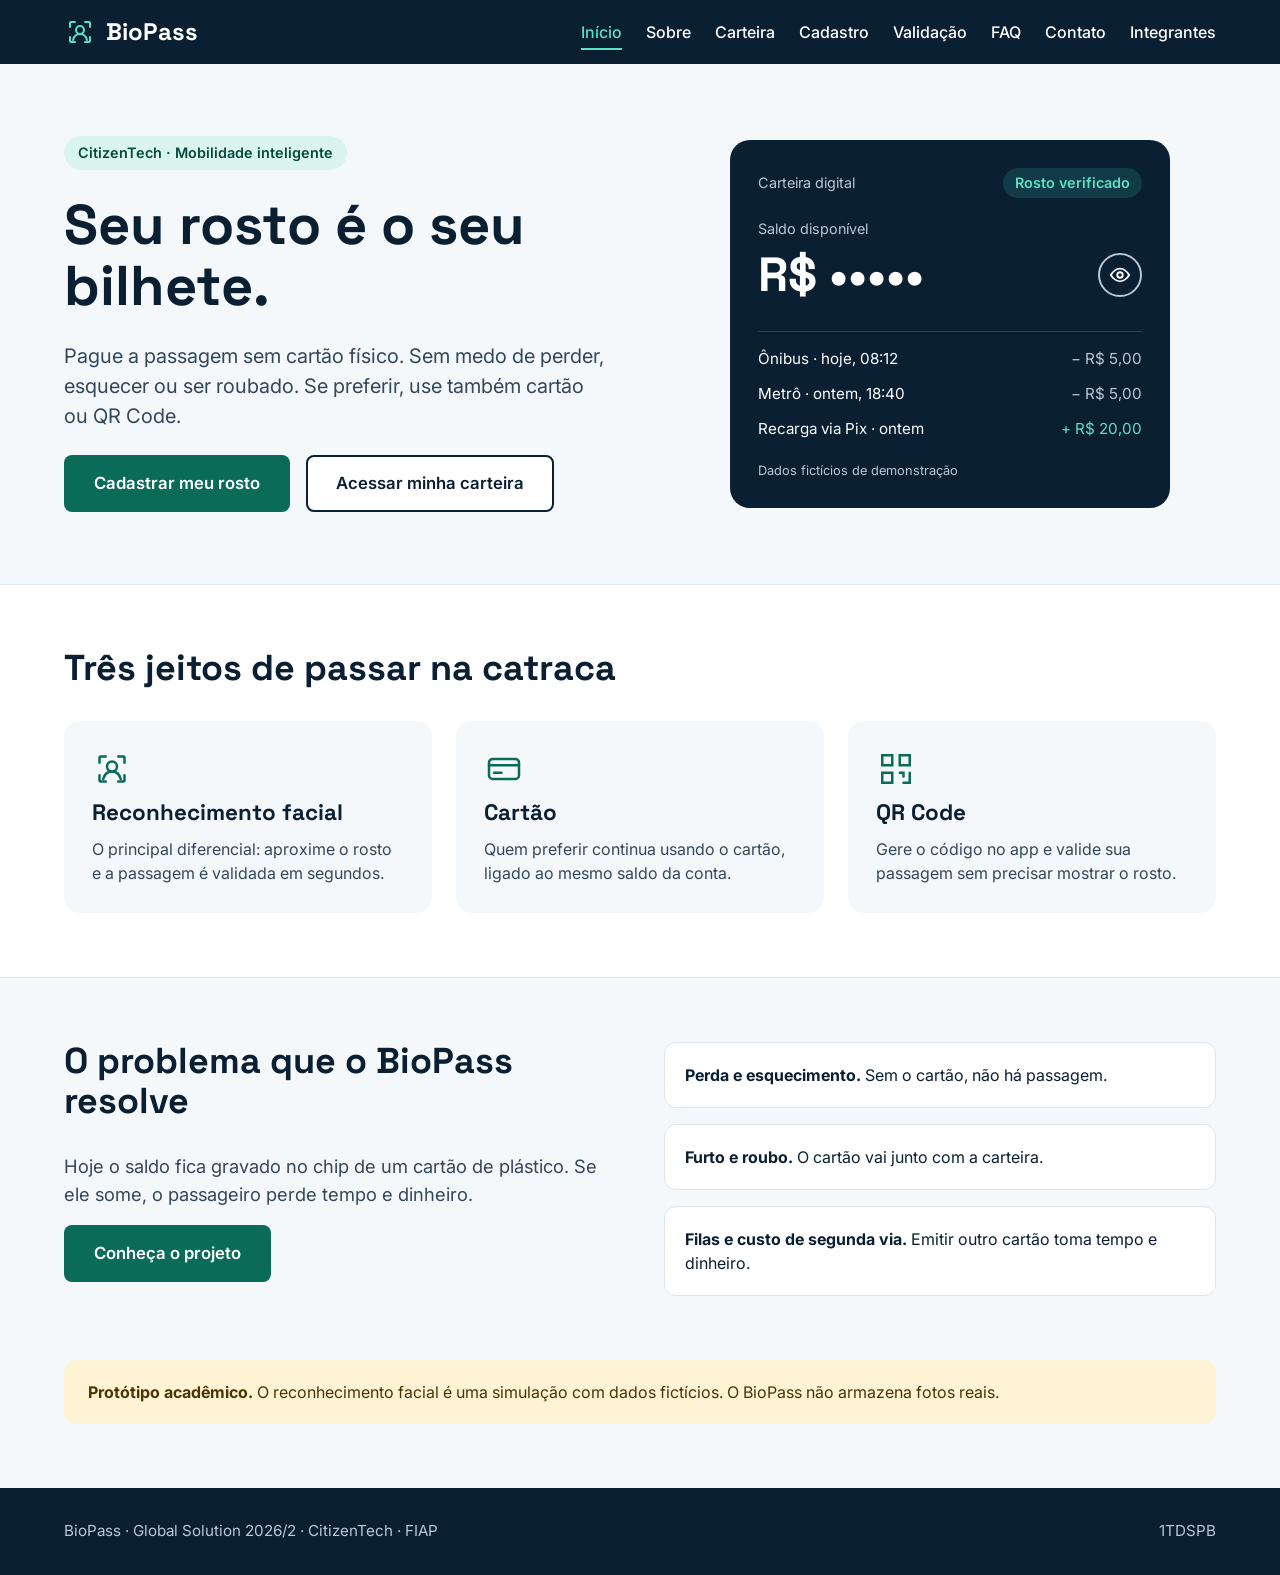
<file: index.html>
<!DOCTYPE html>
<html lang="pt-BR">
<head>
  <meta charset="UTF-8">
  <meta name="viewport" content="width=device-width, initial-scale=1">
  <meta name="description" content="BioPass: pague a passagem com o rosto, o cartão ou o QR Code.">
  <title>BioPass | Seu rosto é o seu bilhete</title>
  <link rel="preconnect" href="https://fonts.googleapis.com">
  <link rel="preconnect" href="https://fonts.gstatic.com" crossorigin>
  <link href="https://fonts.googleapis.com/css2?family=Inter:wght@400;500;600&family=Space+Grotesk:wght@500;700&display=swap" rel="stylesheet">
  <link rel="stylesheet" href="css/estilo.css">
  <script src="js/main.js" defer></script>
</head>
<body>
  <header class="site-header">
    <div class="container header-inner">
      <a class="brand" href="index.html">
        <svg width="32" height="32" viewBox="0 0 32 32" fill="none" stroke="#5CE0C3" stroke-width="2" stroke-linecap="round" aria-hidden="true"><path d="M6 11V7a1 1 0 0 1 1-1h4M21 6h4a1 1 0 0 1 1 1v4M26 21v4a1 1 0 0 1-1 1h-4M11 26H7a1 1 0 0 1-1-1v-4"/><circle cx="16" cy="14" r="4"/><path d="M9 24c1-4 4-6 7-6s6 2 7 6"/></svg>
        BioPass
      </a>
      <button class="nav-toggle" type="button" aria-expanded="false" aria-controls="menu-principal" aria-label="Abrir menu">
        <svg width="24" height="24" viewBox="0 0 24 24" fill="none" stroke="currentColor" stroke-width="2" stroke-linecap="round" aria-hidden="true"><path d="M4 6h16M4 12h16M4 18h16"/></svg>
      </button>
      <nav class="nav" id="menu-principal" aria-label="Menu principal">
        <ul class="nav-list">
          <li><a href="index.html" aria-current="page">Início</a></li>
          <li><a href="sobre.html">Sobre</a></li>
          <li><a href="carteira.html">Carteira</a></li>
          <li><a href="cadastro.html">Cadastro</a></li>
          <li><a href="validacao.html">Validação</a></li>
          <li><a href="faq.html">FAQ</a></li>
          <li><a href="contato.html">Contato</a></li>
          <li><a href="integrantes.html">Integrantes</a></li>
        </ul>
      </nav>
    </div>
  </header>

  <main>
    <section class="hero">
      <div class="container hero-inner">
        <div class="hero-text">
          <span class="tag">CitizenTech · Mobilidade inteligente</span>
          <h1>Seu rosto é o seu bilhete.</h1>
          <p class="hero-lead">Pague a passagem sem cartão físico. Sem medo de perder, esquecer ou ser roubado. Se preferir, use também cartão ou QR Code.</p>
          <div class="actions">
            <a class="btn btn-primary" href="cadastro.html">Cadastrar meu rosto</a>
            <a class="btn btn-outline" href="carteira.html">Acessar minha carteira</a>
          </div>
        </div>

        <div class="hero-visual">
          <article class="wallet-demo" aria-label="Exemplo de carteira BioPass">
            <div class="wallet-top"><span>Carteira digital</span><span class="badge">Rosto verificado</span></div>
            <div>
              <p class="balance-label">Saldo disponível</p>
              <div class="balance-row">
                <p class="balance" data-saldo="R$ 24,60" aria-live="polite">R$ •••••</p>
                <button class="eye-btn" type="button" data-toggle-saldo aria-pressed="false" aria-label="Mostrar saldo">
                  <svg width="22" height="22" viewBox="0 0 24 24" fill="none" stroke="currentColor" stroke-width="2" stroke-linecap="round" aria-hidden="true"><path d="M2 12s4-7 10-7 10 7 10 7-4 7-10 7S2 12 2 12z"/><circle cx="12" cy="12" r="3"/></svg>
                </button>
              </div>
            </div>
            <ul class="trips">
              <li><span>Ônibus · hoje, 08:12</span><span class="out">− R$ 5,00</span></li>
              <li><span>Metrô · ontem, 18:40</span><span class="out">− R$ 5,00</span></li>
              <li><span>Recarga via Pix · ontem</span><span class="in">+ R$ 20,00</span></li>
            </ul>
            <p class="demo-note">Dados fictícios de demonstração</p>
          </article>
        </div>
      </div>
    </section>

    <section class="section section-white">
      <div class="container">
        <h2>Três jeitos de passar na catraca</h2>
        <div class="cards">
          <article class="card">
            <svg width="40" height="40" viewBox="0 0 32 32" fill="none" stroke="#0A6B58" stroke-width="2" stroke-linecap="round" aria-hidden="true"><path d="M6 11V7a1 1 0 0 1 1-1h4M21 6h4a1 1 0 0 1 1 1v4M26 21v4a1 1 0 0 1-1 1h-4M11 26H7a1 1 0 0 1-1-1v-4"/><circle cx="16" cy="14" r="4"/><path d="M9 24c1-4 4-6 7-6s6 2 7 6"/></svg>
            <h3>Reconhecimento facial</h3>
            <p>O principal diferencial: aproxime o rosto e a passagem é validada em segundos.</p>
          </article>
          <article class="card">
            <svg width="40" height="40" viewBox="0 0 32 32" fill="none" stroke="#0A6B58" stroke-width="2" stroke-linecap="round" aria-hidden="true"><rect x="4" y="8" width="24" height="16" rx="3"/><path d="M4 13h24M8 19h6"/></svg>
            <h3>Cartão</h3>
            <p>Quem preferir continua usando o cartão, ligado ao mesmo saldo da conta.</p>
          </article>
          <article class="card">
            <svg width="40" height="40" viewBox="0 0 32 32" fill="none" stroke="#0A6B58" stroke-width="2" stroke-linecap="round" aria-hidden="true"><rect x="5" y="5" width="8" height="8"/><rect x="19" y="5" width="8" height="8"/><rect x="5" y="19" width="8" height="8"/><path d="M19 19h3v3M27 19v8h-5"/></svg>
            <h3>QR Code</h3>
            <p>Gere o código no app e valide sua passagem sem precisar mostrar o rosto.</p>
          </article>
        </div>
      </div>
    </section>

    <section class="section">
      <div class="container two-cols">
        <div>
          <h2>O problema que o BioPass resolve</h2>
          <p>Hoje o saldo fica gravado no chip de um cartão de plástico. Se ele some, o passageiro perde tempo e dinheiro.</p>
          <a class="btn btn-primary" href="sobre.html">Conheça o projeto</a>
        </div>
        <ul class="problems">
          <li><strong>Perda e esquecimento.</strong> Sem o cartão, não há passagem.</li>
          <li><strong>Furto e roubo.</strong> O cartão vai junto com a carteira.</li>
          <li><strong>Filas e custo de segunda via.</strong> Emitir outro cartão toma tempo e dinheiro.</li>
        </ul>
      </div>
    </section>

    <div class="container">
      <p class="notice"><strong>Protótipo acadêmico.</strong> O reconhecimento facial é uma simulação com dados fictícios. O BioPass não armazena fotos reais.</p>
    </div>
  </main>

  <footer class="site-footer">
    <div class="container footer-inner">
      <span>BioPass · Global Solution 2026/2 · CitizenTech · FIAP</span>
      <span>1TDSPB</span>
    </div>
  </footer>
</body>
</html>
</file>
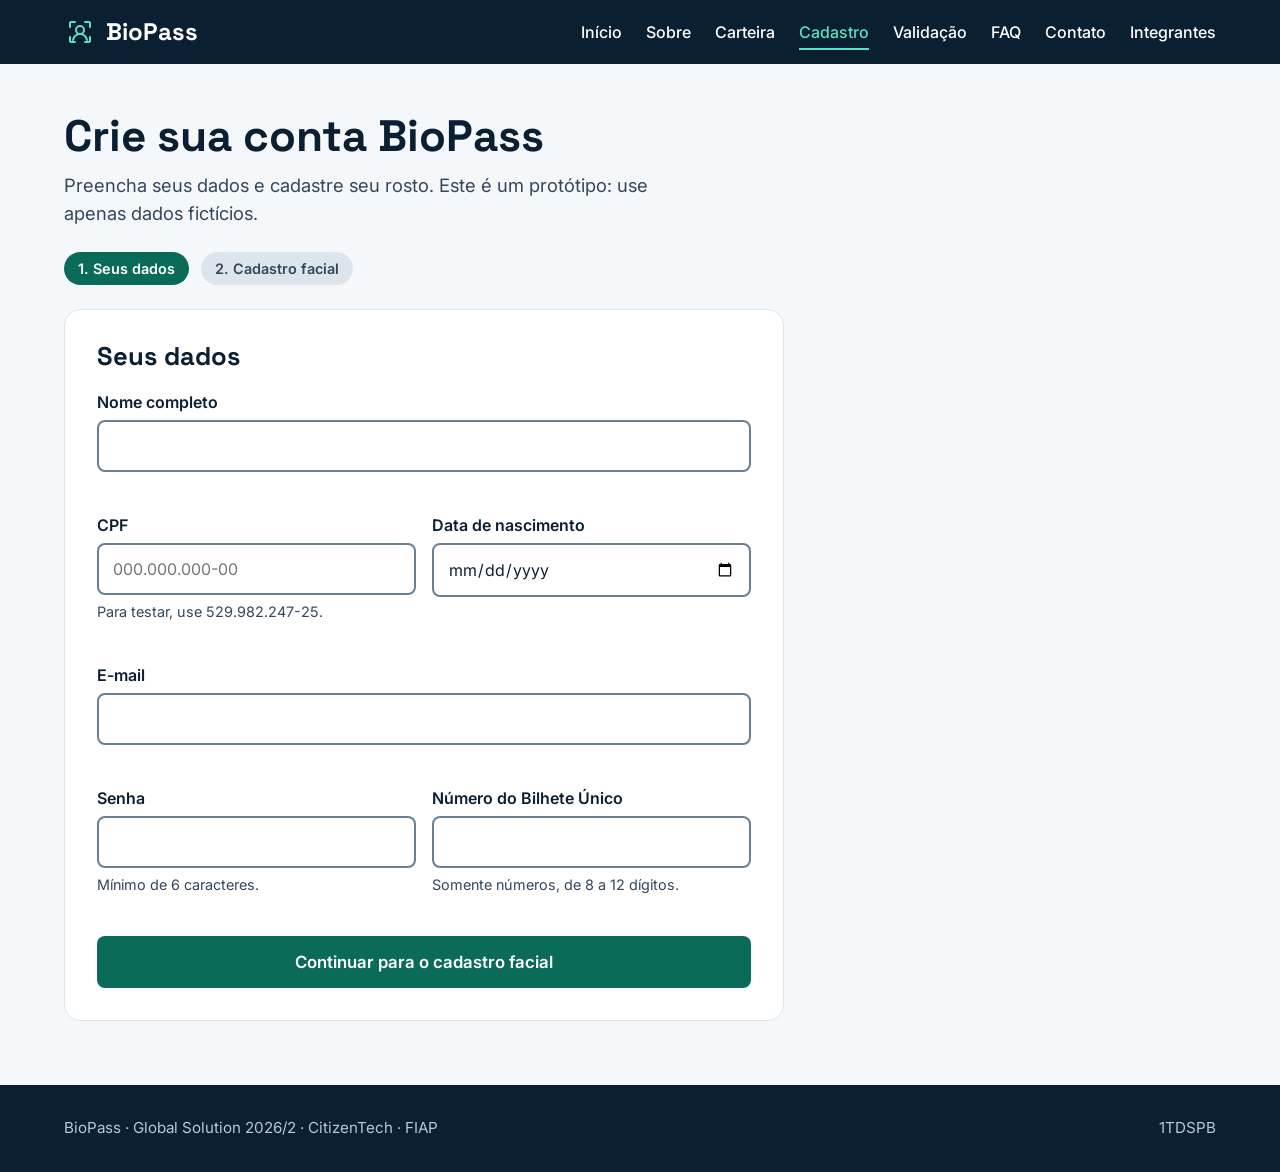
<file: cadastro.html>
<!DOCTYPE html>
<html lang="pt-BR">
<head>
  <meta charset="UTF-8">
  <meta name="viewport" content="width=device-width, initial-scale=1">
  <meta name="description" content="Crie sua conta BioPass e cadastre seu rosto para pagar a passagem.">
  <title>Cadastro | BioPass</title>
  <link rel="preconnect" href="https://fonts.googleapis.com">
  <link rel="preconnect" href="https://fonts.gstatic.com" crossorigin>
  <link href="https://fonts.googleapis.com/css2?family=Inter:wght@400;500;600&family=Space+Grotesk:wght@500;700&display=swap" rel="stylesheet">
  <link rel="stylesheet" href="css/estilo.css">
  <script src="js/dados.js" defer></script>
  <script src="js/main.js" defer></script>
  <script src="js/cadastro.js" defer></script>
</head>
<body>
  <header class="site-header">
    <div class="container header-inner">
      <a class="brand" href="index.html">
        <svg width="32" height="32" viewBox="0 0 32 32" fill="none" stroke="#5CE0C3" stroke-width="2" stroke-linecap="round" aria-hidden="true"><path d="M6 11V7a1 1 0 0 1 1-1h4M21 6h4a1 1 0 0 1 1 1v4M26 21v4a1 1 0 0 1-1 1h-4M11 26H7a1 1 0 0 1-1-1v-4"/><circle cx="16" cy="14" r="4"/><path d="M9 24c1-4 4-6 7-6s6 2 7 6"/></svg>
        BioPass
      </a>
      <button class="nav-toggle" type="button" aria-expanded="false" aria-controls="menu-principal" aria-label="Abrir menu">
        <svg width="24" height="24" viewBox="0 0 24 24" fill="none" stroke="currentColor" stroke-width="2" stroke-linecap="round" aria-hidden="true"><path d="M4 6h16M4 12h16M4 18h16"/></svg>
      </button>
      <nav class="nav" id="menu-principal" aria-label="Menu principal">
        <ul class="nav-list">
          <li><a href="index.html">Início</a></li>
          <li><a href="sobre.html">Sobre</a></li>
          <li><a href="carteira.html">Carteira</a></li>
          <li><a href="cadastro.html" aria-current="page">Cadastro</a></li>
          <li><a href="validacao.html">Validação</a></li>
          <li><a href="faq.html">FAQ</a></li>
          <li><a href="contato.html">Contato</a></li>
          <li><a href="integrantes.html">Integrantes</a></li>
        </ul>
      </nav>
    </div>
  </header>

  <main>
    <section class="page-hero">
      <div class="container">
        <h1>Crie sua conta BioPass</h1>
        <p>Preencha seus dados e cadastre seu rosto. Este é um protótipo: use apenas dados fictícios.</p>
      </div>
    </section>

    <div class="container">
      <ol class="steps" aria-label="Etapas do cadastro">
        <li id="passo-1" class="ativo">1. Seus dados</li>
        <li id="passo-2">2. Cadastro facial</li>
      </ol>

      <section class="panel" id="etapa-dados" aria-labelledby="titulo-dados">
        <h2 id="titulo-dados">Seus dados</h2>
        <form id="form-cadastro" class="form" novalidate>
          <div class="field">
            <label for="nome">Nome completo</label>
            <input class="input" id="nome" name="nome" type="text" autocomplete="name" aria-describedby="erro-nome" required>
            <p class="erro" id="erro-nome" role="alert"></p>
          </div>
          <div class="form-row">
            <div class="field">
              <label for="cpf">CPF</label>
              <input class="input" id="cpf" name="cpf" type="text" inputmode="numeric" placeholder="000.000.000-00" aria-describedby="dica-cpf erro-cpf" required>
              <p class="hint" id="dica-cpf">Para testar, use 529.982.247-25.</p>
              <p class="erro" id="erro-cpf" role="alert"></p>
            </div>
            <div class="field">
              <label for="nascimento">Data de nascimento</label>
              <input class="input" id="nascimento" name="nascimento" type="date" autocomplete="bday" aria-describedby="erro-nascimento" required>
              <p class="erro" id="erro-nascimento" role="alert"></p>
            </div>
          </div>
          <div class="field">
            <label for="email">E-mail</label>
            <input class="input" id="email" name="email" type="email" autocomplete="email" aria-describedby="erro-email" required>
            <p class="erro" id="erro-email" role="alert"></p>
          </div>
          <div class="form-row">
            <div class="field">
              <label for="senha">Senha</label>
              <input class="input" id="senha" name="senha" type="password" autocomplete="new-password" aria-describedby="dica-senha erro-senha" required>
              <p class="hint" id="dica-senha">Mínimo de 6 caracteres.</p>
              <p class="erro" id="erro-senha" role="alert"></p>
            </div>
            <div class="field">
              <label for="bilhete">Número do Bilhete Único</label>
              <input class="input" id="bilhete" name="bilhete" type="text" inputmode="numeric" aria-describedby="dica-bilhete erro-bilhete" required>
              <p class="hint" id="dica-bilhete">Somente números, de 8 a 12 dígitos.</p>
              <p class="erro" id="erro-bilhete" role="alert"></p>
            </div>
          </div>
          <button class="btn btn-primary" type="submit">Continuar para o cadastro facial</button>
        </form>
      </section>

      <section class="panel" id="etapa-facial" aria-labelledby="titulo-facial" hidden>
        <h2 id="titulo-facial">Cadastro facial</h2>
        <div class="face-box"><svg width="200" height="220" viewBox="0 0 240 260" fill="none" role="img" aria-label="Enquadramento do rosto"><g stroke="#4DF0C8" stroke-width="4" stroke-linecap="round"><path d="M20 70V36a16 16 0 0 1 16-16h34M170 20h34a16 16 0 0 1 16 16v34M220 190v34a16 16 0 0 1-16 16h-34M70 240H36a16 16 0 0 1-16-16v-34"/></g><g stroke="#B8C7D6" stroke-width="3" stroke-linecap="round"><ellipse cx="120" cy="115" rx="44" ry="54"/><path d="M52 218c8-34 36-52 68-52s60 18 68 52"/></g></svg></div>
        <div class="progress" aria-hidden="true"><div class="progress-bar" id="barra-facial"></div></div>
        <p class="status" id="status-facial" role="status"></p>
        <p class="hint">Simulação: nenhuma imagem é capturada ou armazenada.</p>
        <div class="actions">
          <button class="btn btn-primary" type="button" id="btn-capturar">Iniciar captura simulada</button>
          <a class="btn btn-accent" id="link-carteira" href="carteira.html" hidden>Ir para minha carteira</a>
        </div>
      </section>
    </div>
  </main>

  <footer class="site-footer">
    <div class="container footer-inner">
      <span>BioPass · Global Solution 2026/2 · CitizenTech · FIAP</span>
      <span>1TDSPB</span>
    </div>
  </footer>
</body>
</html>
</file>
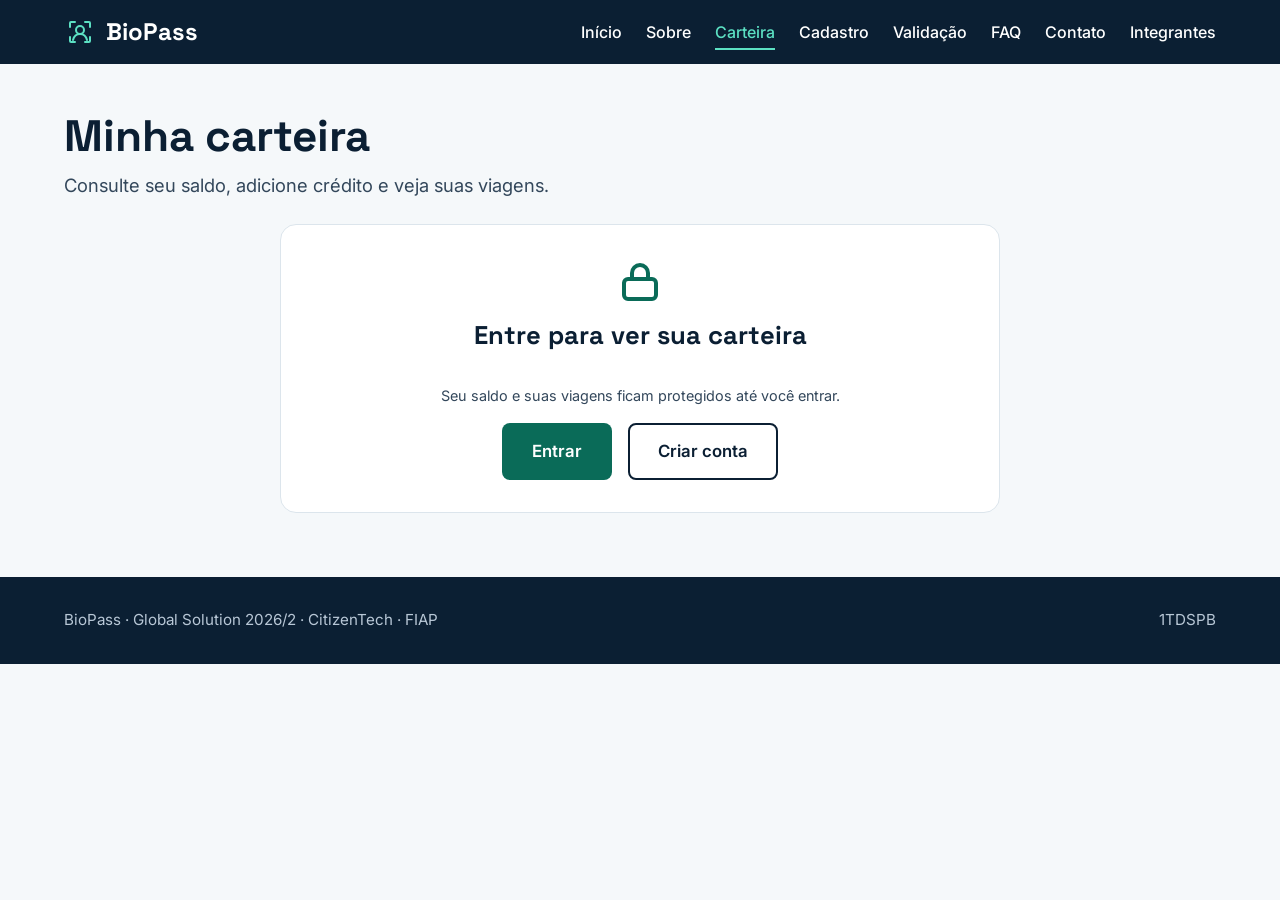
<file: carteira.html>
<!DOCTYPE html>
<html lang="pt-BR">
<head>
  <meta charset="UTF-8">
  <meta name="viewport" content="width=device-width, initial-scale=1">
  <meta name="description" content="Consulte seu saldo, adicione crédito e veja o extrato da sua conta BioPass.">
  <title>Minha carteira | BioPass</title>
  <link rel="preconnect" href="https://fonts.googleapis.com">
  <link rel="preconnect" href="https://fonts.gstatic.com" crossorigin>
  <link href="https://fonts.googleapis.com/css2?family=Inter:wght@400;500;600&family=Space+Grotesk:wght@500;700&display=swap" rel="stylesheet">
  <link rel="stylesheet" href="css/estilo.css">
  <script src="js/dados.js" defer></script>
  <script src="js/main.js" defer></script>
  <script src="js/carteira.js" defer></script>
</head>
<body>
  <header class="site-header">
    <div class="container header-inner">
      <a class="brand" href="index.html">
        <svg width="32" height="32" viewBox="0 0 32 32" fill="none" stroke="#5CE0C3" stroke-width="2" stroke-linecap="round" aria-hidden="true"><path d="M6 11V7a1 1 0 0 1 1-1h4M21 6h4a1 1 0 0 1 1 1v4M26 21v4a1 1 0 0 1-1 1h-4M11 26H7a1 1 0 0 1-1-1v-4"/><circle cx="16" cy="14" r="4"/><path d="M9 24c1-4 4-6 7-6s6 2 7 6"/></svg>
        BioPass
      </a>
      <button class="nav-toggle" type="button" aria-expanded="false" aria-controls="menu-principal" aria-label="Abrir menu">
        <svg width="24" height="24" viewBox="0 0 24 24" fill="none" stroke="currentColor" stroke-width="2" stroke-linecap="round" aria-hidden="true"><path d="M4 6h16M4 12h16M4 18h16"/></svg>
      </button>
      <nav class="nav" id="menu-principal" aria-label="Menu principal">
        <ul class="nav-list">
          <li><a href="index.html">Início</a></li>
          <li><a href="sobre.html">Sobre</a></li>
          <li><a href="carteira.html" aria-current="page">Carteira</a></li>
          <li><a href="cadastro.html">Cadastro</a></li>
          <li><a href="validacao.html">Validação</a></li>
          <li><a href="faq.html">FAQ</a></li>
          <li><a href="contato.html">Contato</a></li>
          <li><a href="integrantes.html">Integrantes</a></li>
        </ul>
      </nav>
    </div>
  </header>

  <main>
    <section class="page-hero">
      <div class="container">
        <h1>Minha carteira</h1>
        <p>Consulte seu saldo, adicione crédito e veja suas viagens.</p>
      </div>
    </section>

    <div class="container">
      <section class="panel locked" id="area-login" aria-labelledby="titulo-bloqueado">
        <svg width="48" height="48" viewBox="0 0 24 24" fill="none" stroke="#0A6B58" stroke-width="2" stroke-linecap="round" stroke-linejoin="round" aria-hidden="true"><rect x="4" y="11" width="16" height="10" rx="2"/><path d="M8 11V8a4 4 0 0 1 8 0v3"/></svg>
        <h2 id="titulo-bloqueado">Entre para ver sua carteira</h2>
        <p class="hint">Seu saldo e suas viagens ficam protegidos até você entrar.</p>
        <div class="actions">
          <button class="btn btn-primary" type="button" id="btn-entrar">Entrar</button>
          <a class="btn btn-outline" href="cadastro.html">Criar conta</a>
        </div>
      </section>

      <div class="wallet-page" id="area-carteira" hidden>
        <article class="wallet-demo" aria-label="Sua carteira BioPass">
          <div class="wallet-top"><span>Olá, <strong id="nome-usuario"></strong></span><span class="badge">Rosto verificado</span></div>
          <div>
            <p class="balance-label">Saldo disponível</p>
            <div class="balance-row">
              <p class="balance" id="saldo-valor" aria-live="polite">R$ •••••</p>
              <button class="eye-btn" type="button" id="btn-olho" aria-pressed="false" aria-label="Mostrar saldo">
                <svg width="22" height="22" viewBox="0 0 24 24" fill="none" stroke="currentColor" stroke-width="2" stroke-linecap="round" aria-hidden="true"><path d="M2 12s4-7 10-7 10 7 10 7-4 7-10 7S2 12 2 12z"/><circle cx="12" cy="12" r="3"/></svg>
              </button>
            </div>
          </div>
          <div class="wallet-actions">
            <button class="btn btn-accent" type="button" id="btn-adicionar">Adicionar saldo</button>
            <button class="btn btn-ghost" type="button" id="btn-sair">Sair</button>
          </div>
          <p class="demo-note">Dados fictícios de demonstração</p>
        </article>

        <section class="history" aria-labelledby="titulo-historico">
          <h2 id="titulo-historico">Últimas transações</h2>
          <ul class="tx-list" id="lista-transacoes"></ul>
          <button class="btn btn-outline" type="button" id="btn-extrato" aria-expanded="false">Ver extrato completo</button>
        </section>
      </div>
    </div>

    <dialog class="modal" id="modal-login" aria-labelledby="titulo-login">
      <form class="modal-body" id="form-login" novalidate>
        <h2 id="titulo-login">Entrar no BioPass</h2>
        <div class="field">
          <label for="login-email">E-mail</label>
          <input class="input" id="login-email" name="email" type="email" autocomplete="email" required>
        </div>
        <div class="field">
          <label for="login-senha">Senha</label>
          <input class="input" id="login-senha" name="senha" type="password" autocomplete="current-password" required>
        </div>
        <p class="erro" id="erro-login" role="alert"></p>
        <p class="hint">Conta de teste: demo@biopass.com · senha biopass123</p>
        <div class="modal-actions">
          <button class="btn btn-primary" type="submit">Entrar</button>
          <button class="btn btn-outline" type="button" data-fechar>Cancelar</button>
        </div>
      </form>
    </dialog>

    <dialog class="modal" id="modal-recarga" aria-labelledby="titulo-recarga">
      <div class="modal-body">
        <h2 id="titulo-recarga">Adicionar saldo</h2>

        <section id="etapa-facial">
          <p>Primeiro, confirme que é você com a validação facial.</p>
          <div class="face-box"><svg width="200" height="220" viewBox="0 0 240 260" fill="none" role="img" aria-label="Enquadramento do rosto"><g stroke="#4DF0C8" stroke-width="4" stroke-linecap="round"><path d="M20 70V36a16 16 0 0 1 16-16h34M170 20h34a16 16 0 0 1 16 16v34M220 190v34a16 16 0 0 1-16 16h-34M70 240H36a16 16 0 0 1-16-16v-34"/></g><g stroke="#B8C7D6" stroke-width="3" stroke-linecap="round"><ellipse cx="120" cy="115" rx="44" ry="54"/><path d="M52 218c8-34 36-52 68-52s60 18 68 52"/></g></svg></div>
          <div class="progress" aria-hidden="true"><div class="progress-bar" id="barra-facial"></div></div>
          <p class="status" id="status-facial" role="status"></p>
          <div class="modal-actions">
            <button class="btn btn-primary" type="button" id="btn-validar-rosto">Validar meu rosto</button>
            <button class="btn btn-outline" type="button" data-fechar>Cancelar</button>
          </div>
        </section>

        <section id="etapa-pagamento" hidden>
          <form class="form" id="form-pagamento" novalidate>
            <div class="field">
              <label for="valor">Valor da recarga (R$)</label>
              <input class="input" id="valor" name="valor" type="number" min="5" max="1000" step="0.01" inputmode="decimal" required>
            </div>
            <fieldset class="radio-group">
              <legend>Forma de pagamento</legend>
              <label><input type="radio" name="forma" value="Pix"> Pix</label>
              <label><input type="radio" name="forma" value="Crédito"> Cartão de crédito</label>
              <label><input type="radio" name="forma" value="Débito"> Cartão de débito</label>
            </fieldset>
            <p class="erro" id="erro-pagamento" role="alert"></p>
            <div class="modal-actions">
              <button class="btn btn-primary" type="submit">Pagar</button>
              <button class="btn btn-outline" type="button" data-fechar>Cancelar</button>
            </div>
          </form>
        </section>

        <section id="etapa-resultado" hidden>
          <p class="status" id="msg-resultado" role="status"></p>
          <button class="btn btn-primary" type="button" data-fechar>Fechar</button>
        </section>
      </div>
    </dialog>
  </main>

  <footer class="site-footer">
    <div class="container footer-inner">
      <span>BioPass · Global Solution 2026/2 · CitizenTech · FIAP</span>
      <span>1TDSPB</span>
    </div>
  </footer>
</body>
</html>
</file>
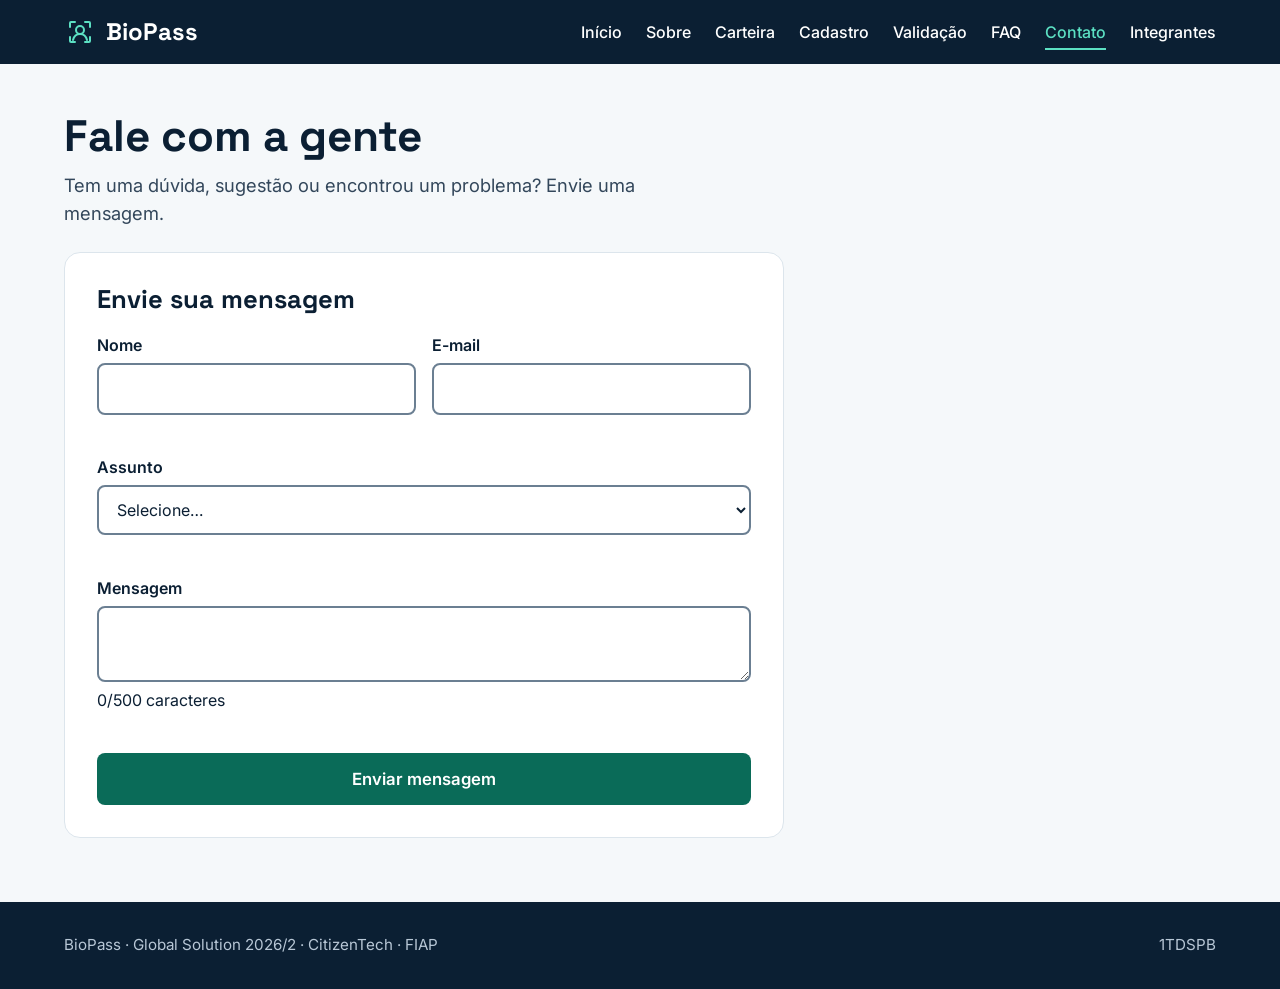
<file: contato.html>
<!DOCTYPE html>
<html lang="pt-BR">
<head>
  <meta charset="UTF-8">
  <meta name="viewport" content="width=device-width, initial-scale=1">
  <meta name="description" content="Envie uma dúvida, sugestão ou relato de problema sobre o BioPass.">
  <title>Contato | BioPass</title>
  <link rel="preconnect" href="https://fonts.googleapis.com">
  <link rel="preconnect" href="https://fonts.gstatic.com" crossorigin>
  <link href="https://fonts.googleapis.com/css2?family=Inter:wght@400;500;600&family=Space+Grotesk:wght@500;700&display=swap" rel="stylesheet">
  <link rel="stylesheet" href="css/estilo.css">
  <script src="js/dados.js" defer></script>
  <script src="js/main.js" defer></script>
  <script src="js/contato.js" defer></script>
</head>
<body>
  <header class="site-header">
    <div class="container header-inner">
      <a class="brand" href="index.html">
        <svg width="32" height="32" viewBox="0 0 32 32" fill="none" stroke="#5CE0C3" stroke-width="2" stroke-linecap="round" aria-hidden="true"><path d="M6 11V7a1 1 0 0 1 1-1h4M21 6h4a1 1 0 0 1 1 1v4M26 21v4a1 1 0 0 1-1 1h-4M11 26H7a1 1 0 0 1-1-1v-4"/><circle cx="16" cy="14" r="4"/><path d="M9 24c1-4 4-6 7-6s6 2 7 6"/></svg>
        BioPass
      </a>
      <button class="nav-toggle" type="button" aria-expanded="false" aria-controls="menu-principal" aria-label="Abrir menu">
        <svg width="24" height="24" viewBox="0 0 24 24" fill="none" stroke="currentColor" stroke-width="2" stroke-linecap="round" aria-hidden="true"><path d="M4 6h16M4 12h16M4 18h16"/></svg>
      </button>
      <nav class="nav" id="menu-principal" aria-label="Menu principal">
        <ul class="nav-list">
          <li><a href="index.html">Início</a></li>
          <li><a href="sobre.html">Sobre</a></li>
          <li><a href="carteira.html">Carteira</a></li>
          <li><a href="cadastro.html">Cadastro</a></li>
          <li><a href="validacao.html">Validação</a></li>
          <li><a href="faq.html">FAQ</a></li>
          <li><a href="contato.html" aria-current="page">Contato</a></li>
          <li><a href="integrantes.html">Integrantes</a></li>
        </ul>
      </nav>
    </div>
  </header>

  <main>
    <section class="page-hero">
      <div class="container">
        <h1>Fale com a gente</h1>
        <p>Tem uma dúvida, sugestão ou encontrou um problema? Envie uma mensagem.</p>
      </div>
    </section>

    <div class="container">
      <section class="panel" aria-labelledby="titulo-contato">
        <h2 id="titulo-contato">Envie sua mensagem</h2>
        <p class="success-box" id="msg-sucesso" role="status" tabindex="-1" hidden>Mensagem enviada! (Simulação: nada foi enviado a um servidor.)</p>
        <form id="form-contato" class="form" novalidate>
          <div class="form-row">
            <div class="field">
              <label for="nome">Nome</label>
              <input class="input" id="nome" name="nome" type="text" autocomplete="name" aria-describedby="erro-nome" required>
              <p class="erro" id="erro-nome" role="alert"></p>
            </div>
            <div class="field">
              <label for="email">E-mail</label>
              <input class="input" id="email" name="email" type="email" autocomplete="email" aria-describedby="erro-email" required>
              <p class="erro" id="erro-email" role="alert"></p>
            </div>
          </div>
          <div class="field">
            <label for="assunto">Assunto</label>
            <select class="input" id="assunto" name="assunto" aria-describedby="erro-assunto" required>
              <option value="">Selecione…</option>
              <option value="duvida">Dúvida</option>
              <option value="sugestao">Sugestão</option>
              <option value="problema">Problema técnico</option>
              <option value="outro">Outro</option>
            </select>
            <p class="erro" id="erro-assunto" role="alert"></p>
          </div>
          <div class="field">
            <label for="mensagem">Mensagem</label>
            <textarea class="input" id="mensagem" name="mensagem" maxlength="500" aria-describedby="contador erro-mensagem" required></textarea>
            <p class="char-count" id="contador">0/500 caracteres</p>
            <p class="erro" id="erro-mensagem" role="alert"></p>
          </div>
          <button class="btn btn-primary" type="submit">Enviar mensagem</button>
        </form>
      </section>
    </div>
  </main>

  <footer class="site-footer">
    <div class="container footer-inner">
      <span>BioPass · Global Solution 2026/2 · CitizenTech · FIAP</span>
      <span>1TDSPB</span>
    </div>
  </footer>
</body>
</html>
</file>
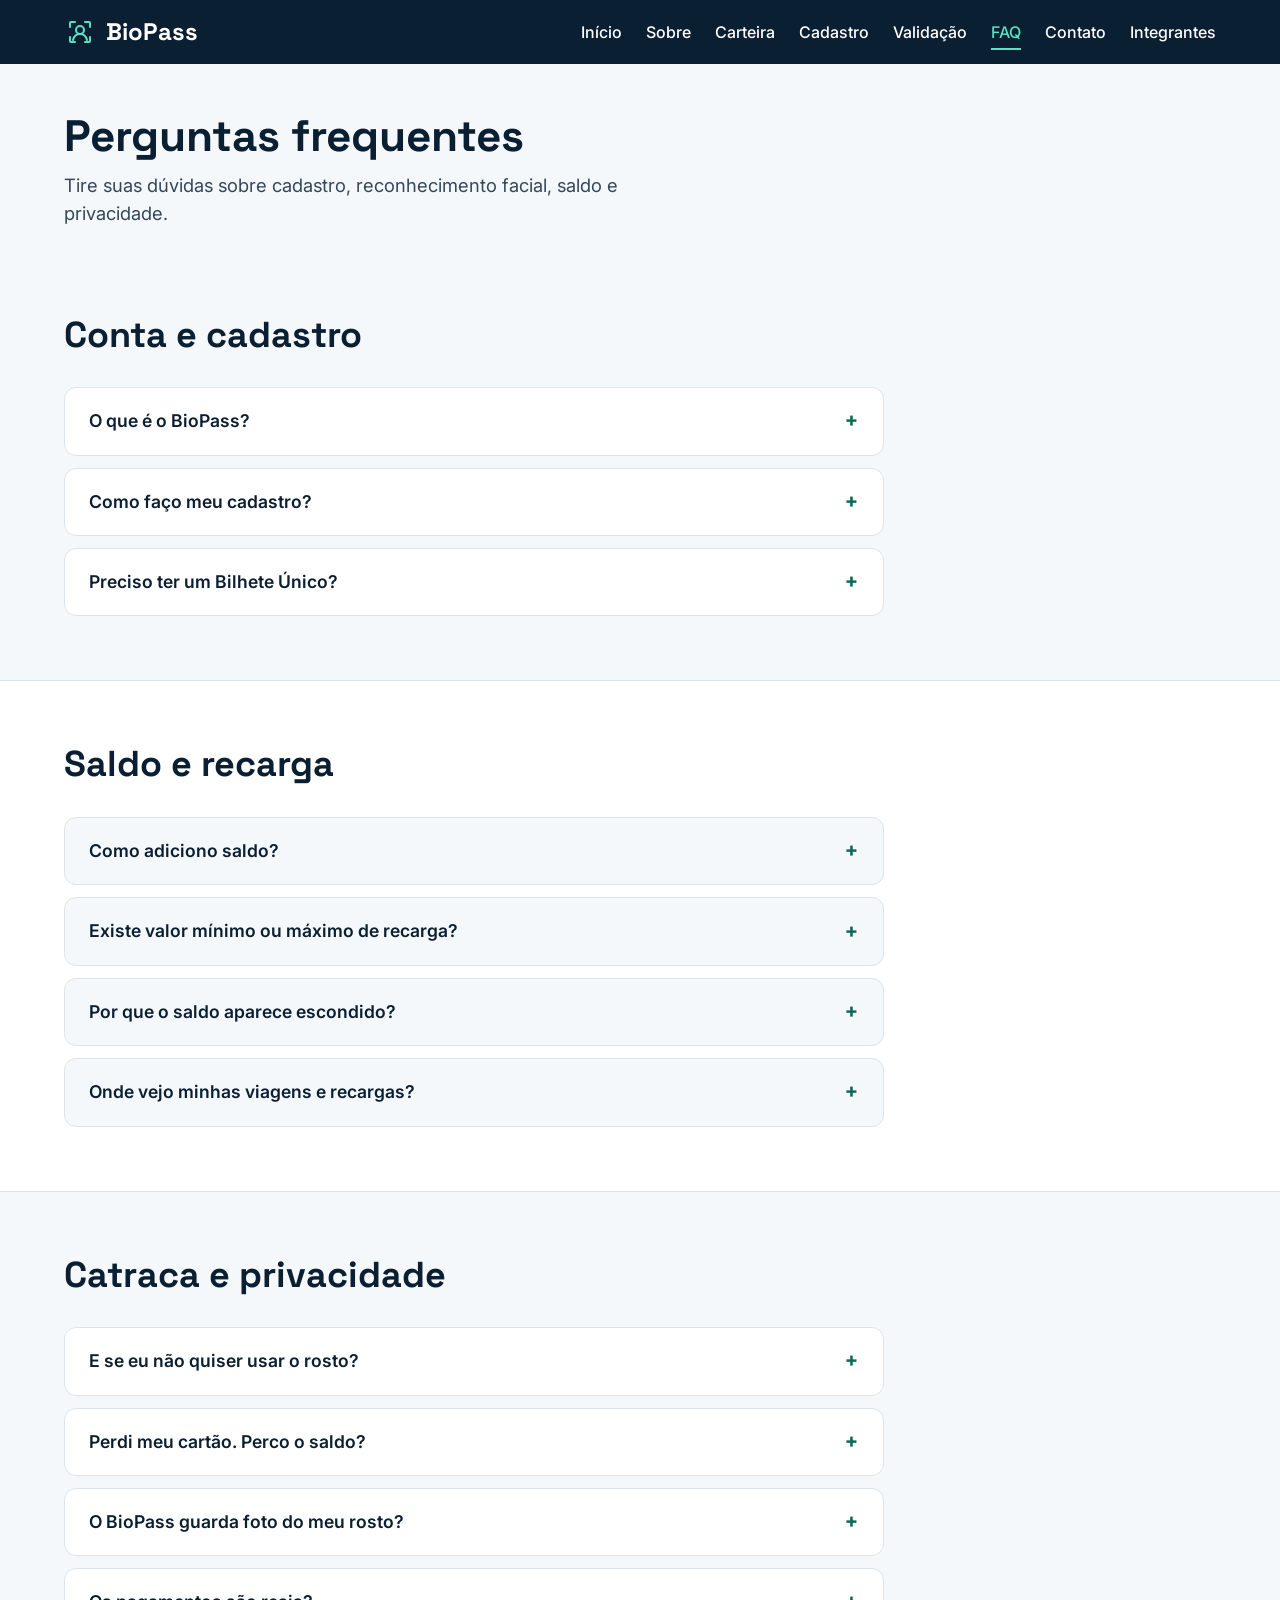
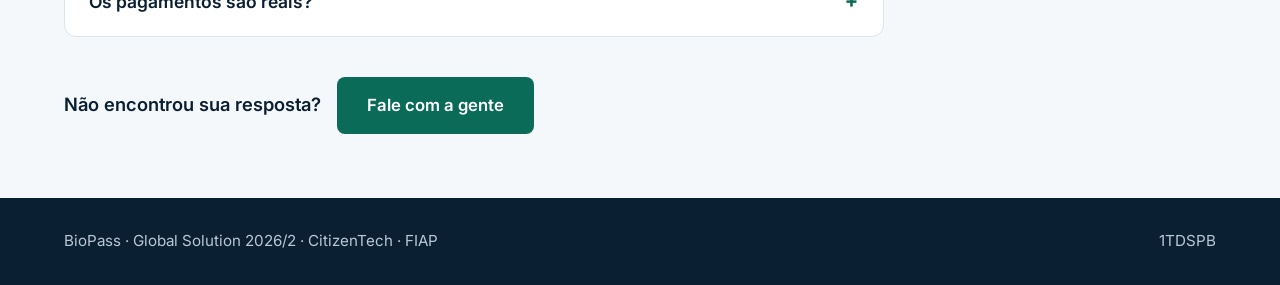
<file: faq.html>
<!DOCTYPE html>
<html lang="pt-BR">
<head>
  <meta charset="UTF-8">
  <meta name="viewport" content="width=device-width, initial-scale=1">
  <meta name="description" content="Perguntas frequentes sobre o BioPass: cadastro, reconhecimento facial, saldo e privacidade.">
  <title>FAQ | BioPass</title>
  <link rel="preconnect" href="https://fonts.googleapis.com">
  <link rel="preconnect" href="https://fonts.gstatic.com" crossorigin>
  <link href="https://fonts.googleapis.com/css2?family=Inter:wght@400;500;600&family=Space+Grotesk:wght@500;700&display=swap" rel="stylesheet">
  <link rel="stylesheet" href="css/estilo.css">
  <script src="js/main.js" defer></script>
</head>
<body>
  <header class="site-header">
    <div class="container header-inner">
      <a class="brand" href="index.html">
        <svg width="32" height="32" viewBox="0 0 32 32" fill="none" stroke="#5CE0C3" stroke-width="2" stroke-linecap="round" aria-hidden="true"><path d="M6 11V7a1 1 0 0 1 1-1h4M21 6h4a1 1 0 0 1 1 1v4M26 21v4a1 1 0 0 1-1 1h-4M11 26H7a1 1 0 0 1-1-1v-4"/><circle cx="16" cy="14" r="4"/><path d="M9 24c1-4 4-6 7-6s6 2 7 6"/></svg>
        BioPass
      </a>
      <button class="nav-toggle" type="button" aria-expanded="false" aria-controls="menu-principal" aria-label="Abrir menu">
        <svg width="24" height="24" viewBox="0 0 24 24" fill="none" stroke="currentColor" stroke-width="2" stroke-linecap="round" aria-hidden="true"><path d="M4 6h16M4 12h16M4 18h16"/></svg>
      </button>
      <nav class="nav" id="menu-principal" aria-label="Menu principal">
        <ul class="nav-list">
          <li><a href="index.html">Início</a></li>
          <li><a href="sobre.html">Sobre</a></li>
          <li><a href="carteira.html">Carteira</a></li>
          <li><a href="cadastro.html">Cadastro</a></li>
          <li><a href="validacao.html">Validação</a></li>
          <li><a href="faq.html" aria-current="page">FAQ</a></li>
          <li><a href="contato.html">Contato</a></li>
          <li><a href="integrantes.html">Integrantes</a></li>
        </ul>
      </nav>
    </div>
  </header>

  <main>
    <section class="page-hero">
      <div class="container">
        <h1>Perguntas frequentes</h1>
        <p>Tire suas dúvidas sobre cadastro, reconhecimento facial, saldo e privacidade.</p>
      </div>
    </section>

    <section class="section">
      <div class="container">
        <h2>Conta e cadastro</h2>
        <div class="faq-list">
          <details class="faq-item">
            <summary>O que é o BioPass?</summary>
            <p>É uma carteira digital de transporte. O saldo fica na sua conta, e você passa na catraca usando o rosto, o cartão ou um QR Code.</p>
          </details>
          <details class="faq-item">
            <summary>Como faço meu cadastro?</summary>
            <p>Na página <a href="cadastro.html">Cadastro</a>, informe nome, CPF, e-mail, senha, data de nascimento e o número do seu Bilhete Único. Depois disso, é só cadastrar o rosto.</p>
          </details>
          <details class="faq-item">
            <summary>Preciso ter um Bilhete Único?</summary>
            <p>Sim. O número do Bilhete Único, de 8 a 12 dígitos, liga a sua conta BioPass ao sistema de transporte.</p>
          </details>
        </div>
      </div>
    </section>

    <section class="section section-white">
      <div class="container">
        <h2>Saldo e recarga</h2>
        <div class="faq-list">
          <details class="faq-item">
            <summary>Como adiciono saldo?</summary>
            <p>Entre na <a href="carteira.html">Carteira</a>, clique em adicionar saldo, confirme o seu rosto e escolha Pix, crédito ou débito.</p>
          </details>
          <details class="faq-item">
            <summary>Existe valor mínimo ou máximo de recarga?</summary>
            <p>Neste protótipo, a recarga vai de R$ 5,00 a R$ 1.000,00. O banco simulado recusa pagamentos acima de R$ 300,00 para demonstrar uma recusa.</p>
          </details>
          <details class="faq-item">
            <summary>Por que o saldo aparece escondido?</summary>
            <p>Por segurança, como nos apps de banco. O saldo só aparece depois do login e quando você clica no ícone do olho.</p>
          </details>
          <details class="faq-item">
            <summary>Onde vejo minhas viagens e recargas?</summary>
            <p>No extrato da Carteira. Cada recarga e cada viagem fica registrada com data e hora.</p>
          </details>
        </div>
      </div>
    </section>

    <section class="section">
      <div class="container">
        <h2>Catraca e privacidade</h2>
        <div class="faq-list">
          <details class="faq-item">
            <summary>E se eu não quiser usar o rosto?</summary>
            <p>Sem problema. O cartão e o QR Code continuam funcionando com o mesmo saldo da conta.</p>
          </details>
          <details class="faq-item">
            <summary>Perdi meu cartão. Perco o saldo?</summary>
            <p>Não. O saldo fica guardado na sua conta, e não no cartão. Você continua passando pela catraca com o rosto ou o QR Code.</p>
          </details>
          <details class="faq-item">
            <summary>O BioPass guarda foto do meu rosto?</summary>
            <p>Não. A LGPD trata dados biométricos como dados sensíveis. Neste protótipo, o reconhecimento facial é simulado e nenhuma imagem é capturada ou armazenada.</p>
          </details>
          <details class="faq-item">
            <summary>Os pagamentos são reais?</summary>
            <p>Não. Este é um protótipo acadêmico, e todos os pagamentos e dados são fictícios.</p>
          </details>
        </div>

        <div class="faq-cta">
          <p>Não encontrou sua resposta?</p>
          <a class="btn btn-primary" href="contato.html">Fale com a gente</a>
        </div>
      </div>
    </section>
  </main>

  <footer class="site-footer">
    <div class="container footer-inner">
      <span>BioPass · Global Solution 2026/2 · CitizenTech · FIAP</span>
      <span>1TDSPB</span>
    </div>
  </footer>
</body>
</html>
</file>
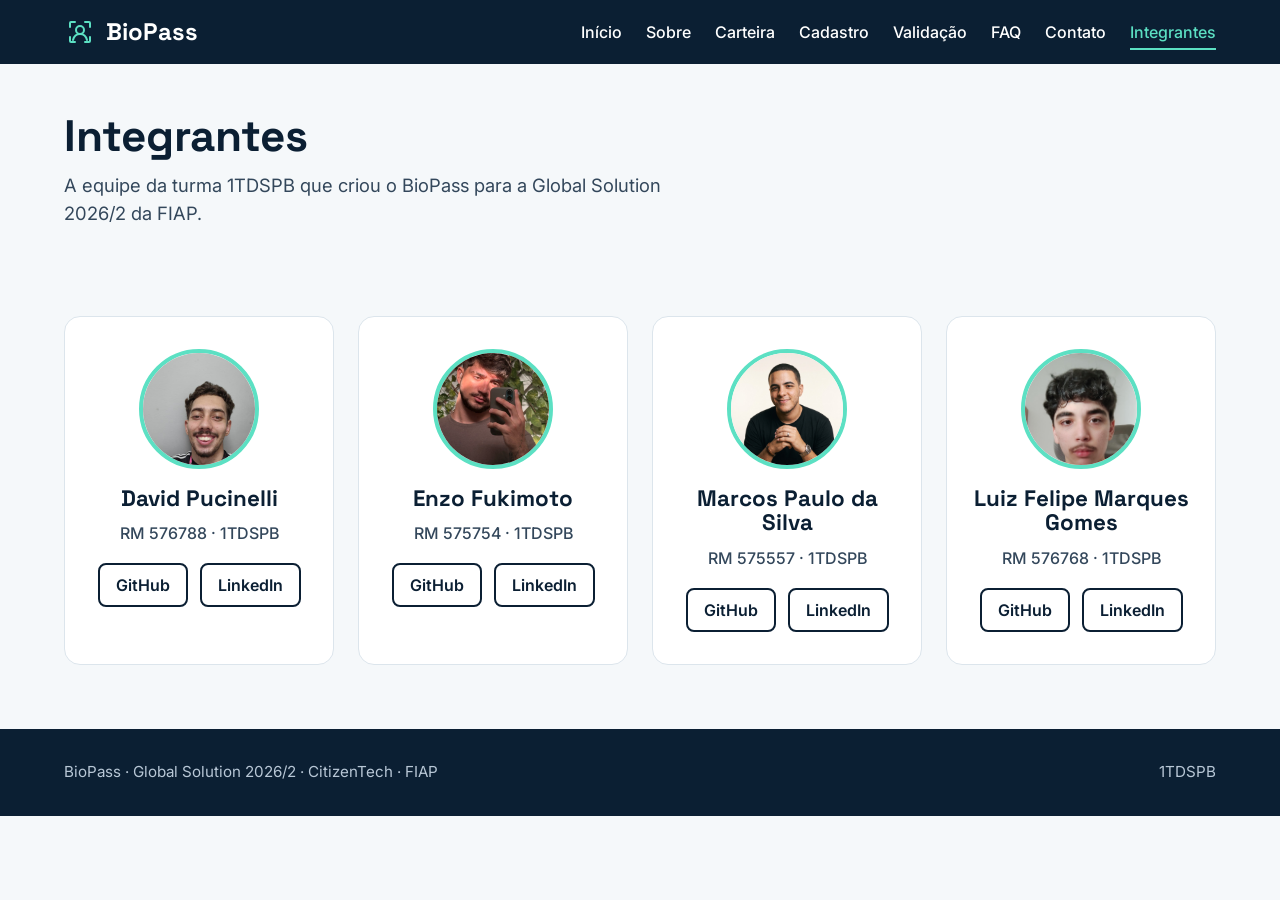
<file: integrantes.html>
<!DOCTYPE html>
<html lang="pt-BR">
<head>
  <meta charset="UTF-8">
  <meta name="viewport" content="width=device-width, initial-scale=1">
  <meta name="description" content="Conheça os integrantes da equipe que desenvolveu o BioPass.">
  <title>Integrantes | BioPass</title>
  <link rel="preconnect" href="https://fonts.googleapis.com">
  <link rel="preconnect" href="https://fonts.gstatic.com" crossorigin>
  <link href="https://fonts.googleapis.com/css2?family=Inter:wght@400;500;600&family=Space+Grotesk:wght@500;700&display=swap" rel="stylesheet">
  <link rel="stylesheet" href="css/estilo.css">
  <script src="js/main.js" defer></script>
</head>
<body>
  <header class="site-header">
    <div class="container header-inner">
      <a class="brand" href="index.html">
        <svg width="32" height="32" viewBox="0 0 32 32" fill="none" stroke="#5CE0C3" stroke-width="2" stroke-linecap="round" aria-hidden="true"><path d="M6 11V7a1 1 0 0 1 1-1h4M21 6h4a1 1 0 0 1 1 1v4M26 21v4a1 1 0 0 1-1 1h-4M11 26H7a1 1 0 0 1-1-1v-4"/><circle cx="16" cy="14" r="4"/><path d="M9 24c1-4 4-6 7-6s6 2 7 6"/></svg>
        BioPass
      </a>
      <button class="nav-toggle" type="button" aria-expanded="false" aria-controls="menu-principal" aria-label="Abrir menu">
        <svg width="24" height="24" viewBox="0 0 24 24" fill="none" stroke="currentColor" stroke-width="2" stroke-linecap="round" aria-hidden="true"><path d="M4 6h16M4 12h16M4 18h16"/></svg>
      </button>
      <nav class="nav" id="menu-principal" aria-label="Menu principal">
        <ul class="nav-list">
          <li><a href="index.html">Início</a></li>
          <li><a href="sobre.html">Sobre</a></li>
          <li><a href="carteira.html">Carteira</a></li>
          <li><a href="cadastro.html">Cadastro</a></li>
          <li><a href="validacao.html">Validação</a></li>
          <li><a href="faq.html">FAQ</a></li>
          <li><a href="contato.html">Contato</a></li>
          <li><a href="integrantes.html" aria-current="page">Integrantes</a></li>
        </ul>
      </nav>
    </div>
  </header>

  <main>
    <section class="page-hero">
      <div class="container">
        <h1>Integrantes</h1>
        <p>A equipe da turma 1TDSPB que criou o BioPass para a Global Solution 2026/2 da FIAP.</p>
      </div>
    </section>

    <section class="section">
      <div class="container">
        <div class="members">

          <!-- Integrante 1 -->
          <article class="member">
            <div class="member-photo">
              <img src="assets/img/DavidPucinelli.jpeg" alt="Foto de Nome do Integrante 1" width="120" height="120">
            </div>
            <h2>David Pucinelli</h2>
            <p class="member-rm">RM 576788 · 1TDSPB</p>
            <ul class="member-links">
              <li><a href="https://github.com/DavidPucinelli" target="_blank" rel="noopener">GitHub<span class="sr-only"> De David Pucinelli</span></a></li>
              <li><a href="https://www.linkedin.com/in/david-pucinelli-b326a9257" target="_blank" rel="noopener">LinkedIn<span class="sr-only"> de David Pucinelli</span></a></li>
            </ul>
          </article>

          <!-- Integrante 2 -->
          <article class="member">
            <div class="member-photo">
              <img src="assets/img/EnzoFukimoto.jpg" alt="Foto de Nome do Integrante 2" width="120" height="120">
            </div>
            <h2>Enzo Fukimoto</h2>
            <p class="member-rm">RM 575754 · 1TDSPB</p>
            <ul class="member-links">
              <li><a href="https://github.com/Enzofukimoto" target="_blank" rel="noopener">GitHub<span class="sr-only"> de Enzo Fukimoto</span></a></li>
              <li><a href="https://www.linkedin.com/in/enzo-c%C3%A2mara-a691b8318/" target="_blank" rel="noopener">LinkedIn<span class="sr-only"> de Enzo Fukimoto</span></a></li>
            </ul>
          </article>

          <!-- Integrante 3 -->
          <article class="member">
            <div class="member-photo">
              <img src="assets/img/Marcos.jpeg" alt="Foto de Nome do Integrante 3" width="120" height="120">
            </div>
            <h2>Marcos Paulo da Silva</h2>
            <p class="member-rm">RM 575557 · 1TDSPB</p>
            <ul class="member-links">
              <li><a href="https://github.com/marcospaulo13" target="_blank" rel="noopener">GitHub<span class="sr-only"> de Marcos Paulo da Silva</span></a></li>
              <li><a href="https://www.linkedin.com/in/marcos-souza-50615b180/" target="_blank" rel="noopener">LinkedIn<span class="sr-only"> de Marcos Paulo da Silva</span></a></li>
            </ul>
          </article>
          <!-- Integrante 4 -->
          <article class="member">
            <div class="member-photo">
              <img src="assets/img/Luiz.jpg" alt="Foto de Nome do Integrante 4" width="120" height="120">
            </div>
            <h2>Luiz Felipe Marques Gomes</h2>
            <p class="member-rm">RM 576768 · 1TDSPB</p>
            <ul class="member-links">
              <li><a href="https://github.com/luizfelipe-m" target="_blank" rel="noopener">GitHub<span class="sr-only"> de Luiz Felipe Marques Gomes</span></a></li>
              <li><a href="https://www.linkedin.com/in/luiz-felipe-marques-gomes-036b90335/" target="_blank" rel="noopener">LinkedIn<span class="sr-only"> de Luiz Felipe Marques Gomes</span></a></li>
            </ul>
          </article>

        </div>
      </div>
    </section>
  </main>

  <footer class="site-footer">
    <div class="container footer-inner">
      <span>BioPass · Global Solution 2026/2 · CitizenTech · FIAP</span>
      <span>1TDSPB</span>
    </div>
  </footer>
</body>
</html>
</file>
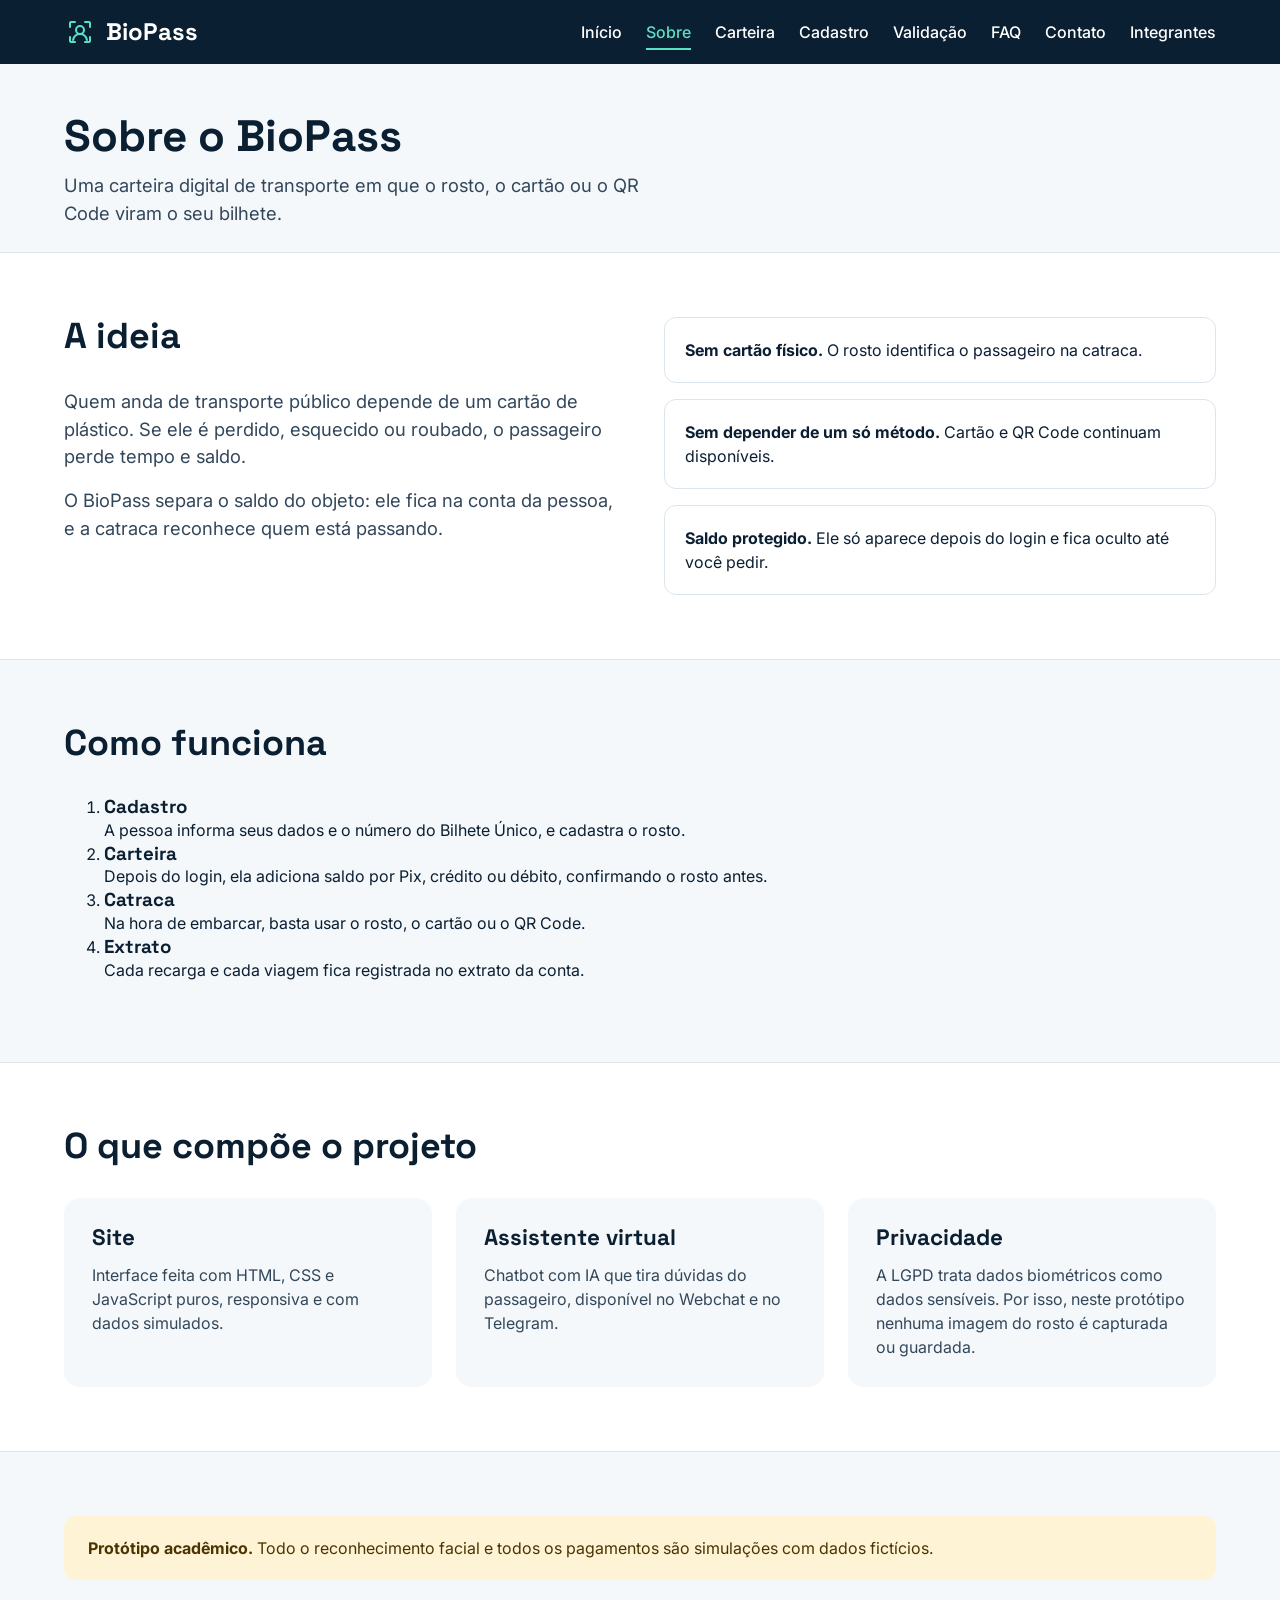
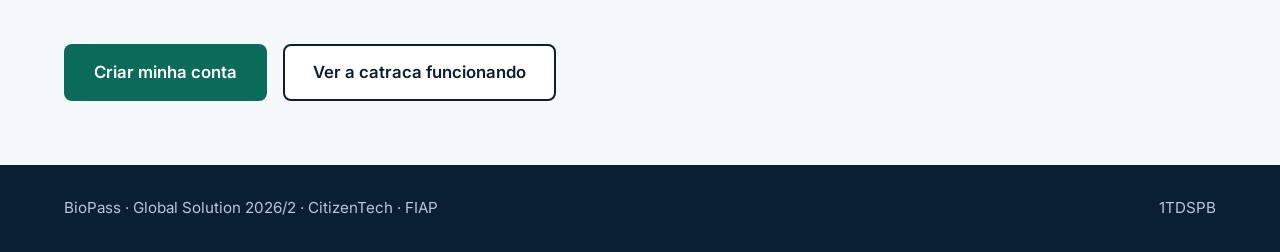
<file: sobre.html>
<!DOCTYPE html>
<html lang="pt-BR">
<head>
  <meta charset="UTF-8">
  <meta name="viewport" content="width=device-width, initial-scale=1">
  <meta name="description" content="Conheça o BioPass, a carteira digital de transporte que usa o rosto como bilhete.">
  <title>Sobre | BioPass</title>
  <link rel="preconnect" href="https://fonts.googleapis.com">
  <link rel="preconnect" href="https://fonts.gstatic.com" crossorigin>
  <link href="https://fonts.googleapis.com/css2?family=Inter:wght@400;500;600&family=Space+Grotesk:wght@500;700&display=swap" rel="stylesheet">
  <link rel="stylesheet" href="css/estilo.css">
  <script src="js/dados.js" defer></script>
  <script src="js/main.js" defer></script>
</head>
<body>
  <header class="site-header">
    <div class="container header-inner">
      <a class="brand" href="index.html">
        <svg width="32" height="32" viewBox="0 0 32 32" fill="none" stroke="#5CE0C3" stroke-width="2" stroke-linecap="round" aria-hidden="true"><path d="M6 11V7a1 1 0 0 1 1-1h4M21 6h4a1 1 0 0 1 1 1v4M26 21v4a1 1 0 0 1-1 1h-4M11 26H7a1 1 0 0 1-1-1v-4"/><circle cx="16" cy="14" r="4"/><path d="M9 24c1-4 4-6 7-6s6 2 7 6"/></svg>
        BioPass
      </a>
      <button class="nav-toggle" type="button" aria-expanded="false" aria-controls="menu-principal" aria-label="Abrir menu">
        <svg width="24" height="24" viewBox="0 0 24 24" fill="none" stroke="currentColor" stroke-width="2" stroke-linecap="round" aria-hidden="true"><path d="M4 6h16M4 12h16M4 18h16"/></svg>
      </button>
      <nav class="nav" id="menu-principal" aria-label="Menu principal">
        <ul class="nav-list">
          <li><a href="index.html">Início</a></li>
          <li><a href="sobre.html" aria-current="page">Sobre</a></li>
          <li><a href="carteira.html">Carteira</a></li>
          <li><a href="cadastro.html">Cadastro</a></li>
          <li><a href="validacao.html">Validação</a></li>
          <li><a href="faq.html">FAQ</a></li>
          <li><a href="contato.html">Contato</a></li>
          <li><a href="integrantes.html">Integrantes</a></li>
        </ul>
      </nav>
    </div>
  </header>

  <main>
    <section class="page-hero">
      <div class="container">
        <h1>Sobre o BioPass</h1>
        <p>Uma carteira digital de transporte em que o rosto, o cartão ou o QR Code viram o seu bilhete.</p>
      </div>
    </section>

    <section class="section section-white">
      <div class="container two-cols">
        <div>
          <h2>A ideia</h2>
          <p>Quem anda de transporte público depende de um cartão de plástico. Se ele é perdido, esquecido ou roubado, o passageiro perde tempo e saldo.</p>
          <p>O BioPass separa o saldo do objeto: ele fica na conta da pessoa, e a catraca reconhece quem está passando.</p>
        </div>
        <ul class="problems">
          <li><strong>Sem cartão físico.</strong> O rosto identifica o passageiro na catraca.</li>
          <li><strong>Sem depender de um só método.</strong> Cartão e QR Code continuam disponíveis.</li>
          <li><strong>Saldo protegido.</strong> Ele só aparece depois do login e fica oculto até você pedir.</li>
        </ul>
      </div>
    </section>

    <section class="section">
      <div class="container">
        <h2>Como funciona</h2>
        <ol class="process">
          <li><h3>Cadastro</h3><p>A pessoa informa seus dados e o número do Bilhete Único, e cadastra o rosto.</p></li>
          <li><h3>Carteira</h3><p>Depois do login, ela adiciona saldo por Pix, crédito ou débito, confirmando o rosto antes.</p></li>
          <li><h3>Catraca</h3><p>Na hora de embarcar, basta usar o rosto, o cartão ou o QR Code.</p></li>
          <li><h3>Extrato</h3><p>Cada recarga e cada viagem fica registrada no extrato da conta.</p></li>
        </ol>
      </div>
    </section>

    <section class="section section-white">
      <div class="container">
        <h2>O que compõe o projeto</h2>
        <div class="cards">
          <article class="card">
            <h3>Site</h3>
            <p>Interface feita com HTML, CSS e JavaScript puros, responsiva e com dados simulados.</p>
          </article>
          <article class="card">
            <h3>Assistente virtual</h3>
            <p>Chatbot com IA que tira dúvidas do passageiro, disponível no Webchat e no Telegram.</p>
          </article>
          <article class="card">
            <h3>Privacidade</h3>
            <p>A LGPD trata dados biométricos como dados sensíveis. Por isso, neste protótipo nenhuma imagem do rosto é capturada ou guardada.</p>
          </article>
        </div>
      </div>
    </section>

    <section class="section">
      <div class="container">
        <p class="notice"><strong>Protótipo acadêmico.</strong> Todo o reconhecimento facial e todos os pagamentos são simulações com dados fictícios.</p>
        <div class="actions">
          <a class="btn btn-primary" href="cadastro.html">Criar minha conta</a>
          <a class="btn btn-outline" href="validacao.html">Ver a catraca funcionando</a>
        </div>
      </div>
    </section>
  </main>

  <footer class="site-footer">
    <div class="container footer-inner">
      <span>BioPass · Global Solution 2026/2 · CitizenTech · FIAP</span>
      <span>1TDSPB</span>
    </div>
  </footer>
</body>
</html>
</file>
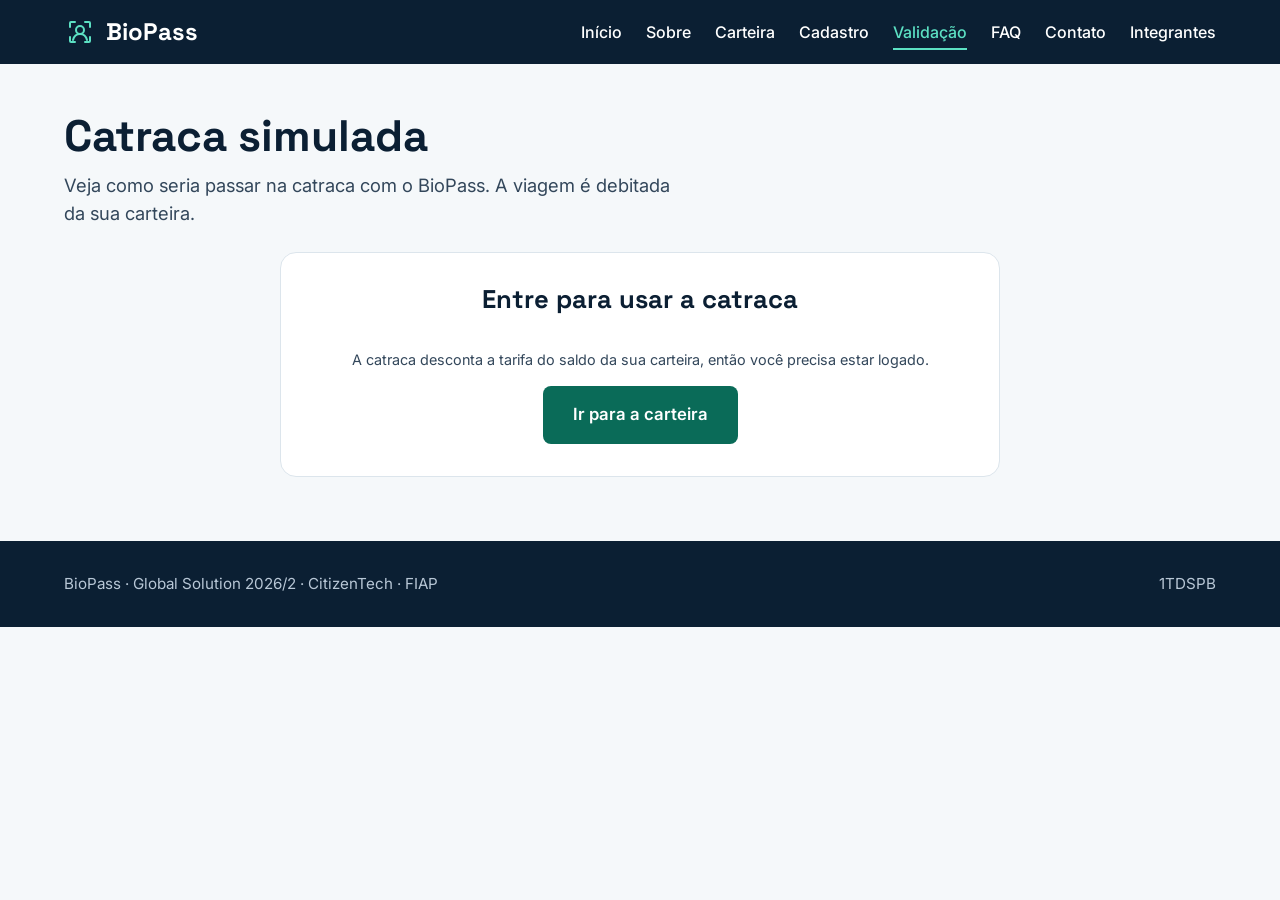
<file: validacao.html>
<!DOCTYPE html>
<html lang="pt-BR">
<head>
  <meta charset="UTF-8">
  <meta name="viewport" content="width=device-width, initial-scale=1">
  <meta name="description" content="Simule a passagem na catraca com rosto, cartão ou QR Code.">
  <title>Validação | BioPass</title>
  <link rel="preconnect" href="https://fonts.googleapis.com">
  <link rel="preconnect" href="https://fonts.gstatic.com" crossorigin>
  <link href="https://fonts.googleapis.com/css2?family=Inter:wght@400;500;600&family=Space+Grotesk:wght@500;700&display=swap" rel="stylesheet">
  <link rel="stylesheet" href="css/estilo.css">
  <script src="js/dados.js" defer></script>
  <script src="js/main.js" defer></script>
  <script src="js/validacao.js" defer></script>
</head>
<body>
  <header class="site-header">
    <div class="container header-inner">
      <a class="brand" href="index.html">
        <svg width="32" height="32" viewBox="0 0 32 32" fill="none" stroke="#5CE0C3" stroke-width="2" stroke-linecap="round" aria-hidden="true"><path d="M6 11V7a1 1 0 0 1 1-1h4M21 6h4a1 1 0 0 1 1 1v4M26 21v4a1 1 0 0 1-1 1h-4M11 26H7a1 1 0 0 1-1-1v-4"/><circle cx="16" cy="14" r="4"/><path d="M9 24c1-4 4-6 7-6s6 2 7 6"/></svg>
        BioPass
      </a>
      <button class="nav-toggle" type="button" aria-expanded="false" aria-controls="menu-principal" aria-label="Abrir menu">
        <svg width="24" height="24" viewBox="0 0 24 24" fill="none" stroke="currentColor" stroke-width="2" stroke-linecap="round" aria-hidden="true"><path d="M4 6h16M4 12h16M4 18h16"/></svg>
      </button>
      <nav class="nav" id="menu-principal" aria-label="Menu principal">
        <ul class="nav-list">
          <li><a href="index.html">Início</a></li>
          <li><a href="sobre.html">Sobre</a></li>
          <li><a href="carteira.html">Carteira</a></li>
          <li><a href="cadastro.html">Cadastro</a></li>
          <li><a href="validacao.html" aria-current="page">Validação</a></li>
          <li><a href="faq.html">FAQ</a></li>
          <li><a href="contato.html">Contato</a></li>
          <li><a href="integrantes.html">Integrantes</a></li>
        </ul>
      </nav>
    </div>
  </header>

  <main>
    <section class="page-hero">
      <div class="container">
        <h1>Catraca simulada</h1>
        <p>Veja como seria passar na catraca com o BioPass. A viagem é debitada da sua carteira.</p>
      </div>
    </section>

    <div class="container">
      <section class="panel locked" id="aviso-login" aria-labelledby="titulo-aviso">
        <h2 id="titulo-aviso">Entre para usar a catraca</h2>
        <p class="hint">A catraca desconta a tarifa do saldo da sua carteira, então você precisa estar logado.</p>
        <a class="btn btn-primary" href="carteira.html">Ir para a carteira</a>
      </section>

      <div class="validacao-layout" id="painel-catraca" hidden>
        <section class="panel" aria-labelledby="titulo-simular">
          <h2 id="titulo-simular">Simular passagem</h2>
          <form id="form-catraca" class="form">
            <div class="field">
              <label for="veiculo">Veículo</label>
              <select class="input" id="veiculo" name="veiculo">
                <option>Ônibus</option>
                <option>Metrô</option>
                <option>Trem</option>
              </select>
            </div>
            <fieldset class="radio-group">
              <legend>Como você vai pagar?</legend>
              <label><input type="radio" name="metodo" value="Rosto" checked> Reconhecimento facial</label>
              <label><input type="radio" name="metodo" value="Cartão"> Cartão</label>
              <label><input type="radio" name="metodo" value="QR Code"> QR Code</label>
            </fieldset>
            <label class="check"><input type="checkbox" id="nao-reconhecido"> Simular rosto não reconhecido</label>
            <p class="hint">Tarifa fictícia de R$ 5,00 por viagem.</p>
            <button class="btn btn-primary" type="submit" id="btn-passar">Aproximar da catraca</button>
          </form>
        </section>

        <div class="gate" role="status" aria-live="polite" aria-label="Painel da catraca">
          <div class="gate-light" id="catraca-luz"></div>
          <p class="gate-title" id="catraca-titulo">Aguardando passageiro</p>
          <p class="gate-detail" id="catraca-detalhe">Escolha como pagar e aproxime-se.</p>
          <div class="progress" aria-hidden="true"><div class="progress-bar" id="catraca-barra"></div></div>
        </div>
      </div>
    </div>
  </main>

  <footer class="site-footer">
    <div class="container footer-inner">
      <span>BioPass · Global Solution 2026/2 · CitizenTech · FIAP</span>
      <span>1TDSPB</span>
    </div>
  </footer>
</body>
</html>
</file>
<file: css/estilo.css>
/* BioPass — estilo base */
:root{
  --ink:#0B1F33; --ink-soft:#33475B; --bg:#F5F8FA; --white:#FFFFFF;
  --brand:#0A6B58; --brand-dark:#064A3D; --mint:#5CE0C3; --mint-bg:#D9F5EE;
  --amber:#F2B134; --line:#DCE5EC; --muted:#B8C7D6;
  --font-title:'Space Grotesk',sans-serif; --font-body:'Inter',sans-serif;
  --radius:16px; --max:1200px;
}
*,*::before,*::after{box-sizing:border-box}
body{margin:0;font-family:var(--font-body);color:var(--ink);background:var(--bg);line-height:1.5}
h1,h2,h3{font-family:var(--font-title);margin:0;line-height:1.1}
p{margin:0}
img,svg{max-width:100%}
a{color:var(--brand)}
a:hover{color:var(--brand-dark)}
:focus-visible{outline:3px solid var(--amber);outline-offset:3px}
.container{max-width:var(--max);margin:0 auto;padding:0 24px}

/* Botões */
.btn{display:inline-block;padding:14px 28px;border-radius:8px;font-weight:600;font-size:1.05rem;text-decoration:none;border:2px solid transparent;cursor:pointer;font-family:inherit}
.btn-primary{background:var(--brand);color:var(--white)}
.btn-primary:hover{background:var(--brand-dark);color:var(--white)}
.btn-outline{background:var(--white);color:var(--ink);border-color:var(--ink)}
.btn-outline:hover{background:var(--ink);color:var(--white)}
.btn-accent{background:var(--amber);color:var(--ink)}
.btn-accent:hover{background:#FFC555;color:var(--ink)}

/* Cabeçalho e menu */
.site-header{background:var(--ink);color:var(--white);position:sticky;top:0;z-index:10}
.header-inner{display:flex;align-items:center;justify-content:space-between;gap:16px;padding-top:14px;padding-bottom:14px}
.brand{display:flex;align-items:center;gap:10px;color:var(--white);text-decoration:none;font-family:var(--font-title);font-weight:700;font-size:1.5rem}
.brand:hover{color:var(--mint)}
.nav-toggle{display:none;background:none;border:2px solid var(--muted);border-radius:8px;color:var(--white);padding:8px 10px;cursor:pointer}
.nav-list{display:flex;gap:24px;list-style:none;margin:0;padding:0}
.nav-list a{color:var(--white);text-decoration:none;font-weight:500;padding:6px 0;border-bottom:2px solid transparent}
.nav-list a:hover,.nav-list a[aria-current="page"]{color:var(--mint);border-bottom-color:var(--mint)}

/* Hero */
.hero{padding:72px 0}
.hero-inner{display:flex;flex-wrap:wrap;align-items:center;gap:48px}
.hero-text{flex:1 1 420px;display:flex;flex-direction:column;gap:24px}
.tag{align-self:flex-start;background:var(--mint-bg);color:var(--brand-dark);font-weight:600;font-size:.9rem;padding:6px 14px;border-radius:999px}
.hero h1{font-size:clamp(2.4rem,6vw,3.5rem)}
.hero-lead{font-size:1.25rem;color:var(--ink-soft);max-width:540px}
.actions{display:flex;flex-wrap:wrap;gap:16px}

/* Cartão de demonstração */
.hero-visual{flex:1 1 380px;display:flex;justify-content:center}
.wallet-demo{width:100%;max-width:440px;background:var(--ink);color:var(--white);border-radius:20px;padding:28px;display:flex;flex-direction:column;gap:20px}
.wallet-top{display:flex;justify-content:space-between;align-items:center;font-size:.9rem;color:var(--muted)}
.badge{background:#123B4A;color:var(--mint);padding:4px 12px;border-radius:999px;font-weight:600}
.balance-label{font-size:.9rem;color:var(--muted)}
.balance-row{display:flex;align-items:center;justify-content:space-between;gap:12px}
.balance{font-family:var(--font-title);font-size:3rem;font-weight:700}
.eye-btn{background:none;border:2px solid var(--muted);border-radius:50%;width:44px;height:44px;display:grid;place-items:center;color:var(--white);cursor:pointer}
.eye-btn:hover{border-color:var(--mint);color:var(--mint)}
.trips{list-style:none;margin:0;padding:16px 0 0;border-top:1px solid #2A3F55;display:flex;flex-direction:column;gap:12px;font-size:.95rem}
.trips li{display:flex;justify-content:space-between}
.trips .out{color:var(--muted)}
.trips .in{color:var(--mint)}
.demo-note{font-size:.8rem;color:var(--muted)}

/* Seções */
.section{padding:64px 0}
.section-white{background:var(--white);border-top:1px solid var(--line);border-bottom:1px solid var(--line)}
.section h2{font-size:clamp(1.8rem,4vw,2.25rem);margin-bottom:32px}
.cards{display:flex;flex-wrap:wrap;gap:24px}
.card{flex:1 1 280px;background:var(--bg);border-radius:var(--radius);padding:28px;display:flex;flex-direction:column;gap:12px}
.card h3{font-size:1.4rem}
.card p{color:var(--ink-soft)}
.two-cols{display:flex;flex-wrap:wrap;gap:48px;align-items:flex-start}
.two-cols>*{flex:1 1 360px}
.two-cols p{font-size:1.15rem;color:var(--ink-soft);margin-bottom:16px}
.problems{list-style:none;margin:0;padding:0;display:flex;flex-direction:column;gap:16px}
.problems li{background:var(--white);border:1px solid var(--line);border-radius:12px;padding:20px}
.notice{background:#FFF3D6;color:#4A3500;border-radius:12px;padding:20px 24px;margin-bottom:64px}

/* Rodapé */
.site-footer{background:var(--ink);color:var(--muted)}
.footer-inner{display:flex;flex-wrap:wrap;justify-content:space-between;gap:16px;padding-top:32px;padding-bottom:32px;font-size:.95rem}

/* Responsivo */
@media (max-width:768px){
  .nav-toggle{display:block}
  .nav{display:none;position:absolute;left:0;right:0;top:100%;background:var(--ink);border-top:1px solid #2A3F55;padding:8px 24px 20px}
  .nav.is-open{display:block}
  .nav-list{flex-direction:column;gap:0}
  .nav-list a{display:block;padding:14px 0;border-bottom:1px solid #2A3F55}
  .hero{padding:40px 0}
  .balance{font-size:2.4rem}
}
@media (prefers-reduced-motion:reduce){*{transition:none!important;animation:none!important}}

/* cadastro e carteira */
:root{
  --ink:#0B1F33; --ink-soft:#33475B; --bg:#F5F8FA; --white:#FFFFFF;
  --brand:#0A6B58; --brand-dark:#064A3D; --mint:#5CE0C3; --mint-bg:#D9F5EE;
  --amber:#F2B134; --line:#DCE5EC; --muted:#B8C7D6;
  --font-title:'Space Grotesk',sans-serif; --font-body:'Inter',sans-serif;
  --radius:16px; --max:1200px;
}
*,*::before,*::after{box-sizing:border-box}
body{margin:0;font-family:var(--font-body);color:var(--ink);background:var(--bg);line-height:1.5}
h1,h2,h3{font-family:var(--font-title);margin:0;line-height:1.1}
p{margin:0}
img,svg{max-width:100%}
a{color:var(--brand)}
a:hover{color:var(--brand-dark)}
:focus-visible{outline:3px solid var(--amber);outline-offset:3px}
.container{max-width:var(--max);margin:0 auto;padding:0 24px}

/* Botões */
.btn{display:inline-block;padding:14px 28px;border-radius:8px;font-weight:600;font-size:1.05rem;text-decoration:none;border:2px solid transparent;cursor:pointer;font-family:inherit}
.btn-primary{background:var(--brand);color:var(--white)}
.btn-primary:hover{background:var(--brand-dark);color:var(--white)}
.btn-outline{background:var(--white);color:var(--ink);border-color:var(--ink)}
.btn-outline:hover{background:var(--ink);color:var(--white)}
.btn-accent{background:var(--amber);color:var(--ink)}
.btn-accent:hover{background:#FFC555;color:var(--ink)}

/* Cabeçalho e menu */
.site-header{background:var(--ink);color:var(--white);position:sticky;top:0;z-index:10}
.header-inner{display:flex;align-items:center;justify-content:space-between;gap:16px;padding-top:14px;padding-bottom:14px}
.brand{display:flex;align-items:center;gap:10px;color:var(--white);text-decoration:none;font-family:var(--font-title);font-weight:700;font-size:1.5rem}
.brand:hover{color:var(--mint)}
.nav-toggle{display:none;background:none;border:2px solid var(--muted);border-radius:8px;color:var(--white);padding:8px 10px;cursor:pointer}
.nav-list{display:flex;gap:24px;list-style:none;margin:0;padding:0}
.nav-list a{color:var(--white);text-decoration:none;font-weight:500;padding:6px 0;border-bottom:2px solid transparent}
.nav-list a:hover,.nav-list a[aria-current="page"]{color:var(--mint);border-bottom-color:var(--mint)}

/* Hero */
.hero{padding:72px 0}
.hero-inner{display:flex;flex-wrap:wrap;align-items:center;gap:48px}
.hero-text{flex:1 1 420px;display:flex;flex-direction:column;gap:24px}
.tag{align-self:flex-start;background:var(--mint-bg);color:var(--brand-dark);font-weight:600;font-size:.9rem;padding:6px 14px;border-radius:999px}
.hero h1{font-size:clamp(2.4rem,6vw,3.5rem)}
.hero-lead{font-size:1.25rem;color:var(--ink-soft);max-width:540px}
.actions{display:flex;flex-wrap:wrap;gap:16px}

/* Cartão de demonstração */
.hero-visual{flex:1 1 380px;display:flex;justify-content:center}
.wallet-demo{width:100%;max-width:440px;background:var(--ink);color:var(--white);border-radius:20px;padding:28px;display:flex;flex-direction:column;gap:20px}
.wallet-top{display:flex;justify-content:space-between;align-items:center;font-size:.9rem;color:var(--muted)}
.badge{background:#123B4A;color:var(--mint);padding:4px 12px;border-radius:999px;font-weight:600}
.balance-label{font-size:.9rem;color:var(--muted)}
.balance-row{display:flex;align-items:center;justify-content:space-between;gap:12px}
.balance{font-family:var(--font-title);font-size:3rem;font-weight:700}
.eye-btn{background:none;border:2px solid var(--muted);border-radius:50%;width:44px;height:44px;display:grid;place-items:center;color:var(--white);cursor:pointer}
.eye-btn:hover{border-color:var(--mint);color:var(--mint)}
.trips{list-style:none;margin:0;padding:16px 0 0;border-top:1px solid #2A3F55;display:flex;flex-direction:column;gap:12px;font-size:.95rem}
.trips li{display:flex;justify-content:space-between}
.trips .out{color:var(--muted)}
.trips .in{color:var(--mint)}
.demo-note{font-size:.8rem;color:var(--muted)}

/* Seções */
.section{padding:64px 0}
.section-white{background:var(--white);border-top:1px solid var(--line);border-bottom:1px solid var(--line)}
.section h2{font-size:clamp(1.8rem,4vw,2.25rem);margin-bottom:32px}
.cards{display:flex;flex-wrap:wrap;gap:24px}
.card{flex:1 1 280px;background:var(--bg);border-radius:var(--radius);padding:28px;display:flex;flex-direction:column;gap:12px}
.card h3{font-size:1.4rem}
.card p{color:var(--ink-soft)}
.two-cols{display:flex;flex-wrap:wrap;gap:48px;align-items:flex-start}
.two-cols>*{flex:1 1 360px}
.two-cols p{font-size:1.15rem;color:var(--ink-soft);margin-bottom:16px}
.problems{list-style:none;margin:0;padding:0;display:flex;flex-direction:column;gap:16px}
.problems li{background:var(--white);border:1px solid var(--line);border-radius:12px;padding:20px}
.notice{background:#FFF3D6;color:#4A3500;border-radius:12px;padding:20px 24px;margin-bottom:64px}

/* Rodapé */
.site-footer{background:var(--ink);color:var(--muted)}
.footer-inner{display:flex;flex-wrap:wrap;justify-content:space-between;gap:16px;padding-top:32px;padding-bottom:32px;font-size:.95rem}

/* Responsivo */
@media (max-width:768px){
  .nav-toggle{display:block}
  .nav{display:none;position:absolute;left:0;right:0;top:100%;background:var(--ink);border-top:1px solid #2A3F55;padding:8px 24px 20px}
  .nav.is-open{display:block}
  .nav-list{flex-direction:column;gap:0}
  .nav-list a{display:block;padding:14px 0;border-bottom:1px solid #2A3F55}
  .hero{padding:40px 0}
  .balance{font-size:2.4rem}
}
@media (prefers-reduced-motion:reduce){*{transition:none!important;animation:none!important}}

/* ===== Passo 4: formulários, cadastro, carteira e modais ===== */
[hidden]{display:none!important}
.page-hero{padding:48px 0 24px}
.page-hero h1{font-size:clamp(2rem,5vw,2.75rem);margin-bottom:12px}
.page-hero p{color:var(--ink-soft);font-size:1.15rem;max-width:620px}
.panel{background:var(--white);border:1px solid var(--line);border-radius:var(--radius);padding:32px;margin-bottom:64px;max-width:720px}
.panel h2{font-size:1.6rem;margin-bottom:20px}
.form{display:flex;flex-direction:column;gap:16px}
.form-row{display:flex;flex-wrap:wrap;gap:16px}
.form-row .field{flex:1 1 240px}
.field{display:flex;flex-direction:column;gap:6px}
.field label,.radio-group legend{font-weight:600}
.hint{font-size:.9rem;color:var(--ink-soft)}
.input{font:inherit;padding:12px 14px;border:2px solid #6B7F92;border-radius:8px;background:var(--white);color:var(--ink);width:100%}
.input:focus-visible{border-color:var(--brand)}
.input[aria-invalid="true"]{border-color:#B3261E}
.erro{color:#B3261E;font-size:.9rem;min-height:1.3em}
.steps{display:flex;flex-wrap:wrap;gap:12px;list-style:none;padding:0;margin:0 0 24px}
.steps li{padding:6px 14px;border-radius:999px;background:var(--line);color:var(--ink-soft);font-weight:600;font-size:.9rem}
.steps li.ativo{background:var(--brand);color:var(--white)}
.face-box{background:var(--ink);border-radius:var(--radius);display:grid;place-items:center;padding:24px;margin-bottom:16px}
.progress{height:12px;background:var(--line);border-radius:999px;overflow:hidden;margin-bottom:12px}
.progress-bar{height:100%;width:0;background:var(--brand)}
.status{font-weight:600;min-height:1.6em;margin-bottom:12px}
.status-ok{color:var(--brand-dark)}
.status-erro{color:#B3261E}

/* Carteira */
.locked{text-align:center;margin:0 auto 64px;display:flex;flex-direction:column;align-items:center;gap:16px}
.wallet-page{display:flex;flex-wrap:wrap;gap:32px;align-items:flex-start;margin-bottom:64px}
.wallet-page .wallet-demo{flex:1 1 360px;max-width:none}
.wallet-actions{display:flex;flex-wrap:wrap;gap:12px}
.btn-ghost{background:transparent;color:var(--white);border-color:var(--muted)}
.btn-ghost:hover{border-color:var(--mint);color:var(--mint)}
.history{flex:1 1 360px;background:var(--white);border:1px solid var(--line);border-radius:var(--radius);padding:28px}
.history h2{font-size:1.5rem}
.tx-list{list-style:none;margin:16px 0;padding:0}
.tx-list li{display:flex;justify-content:space-between;gap:16px;padding:12px 0;border-bottom:1px solid var(--line)}
.tx-data{display:block;font-size:.85rem;color:var(--ink-soft)}
.tx-in{color:var(--brand-dark);font-weight:600}
.tx-out{font-weight:600}

/* Modais (elemento <dialog>) */
.modal{border:0;border-radius:20px;padding:0;width:calc(100% - 32px);max-width:480px;color:var(--ink)}
.modal::backdrop{background:rgba(11,31,51,.75)}
.modal-body{padding:28px;display:flex;flex-direction:column;gap:16px}
.modal-body h2{font-size:1.5rem}
.radio-group{border:0;padding:0;margin:0;display:flex;flex-direction:column;gap:10px}
.radio-group label{display:flex;gap:10px;align-items:center;padding:12px 14px;border:2px solid var(--line);border-radius:8px;font-weight:500;cursor:pointer}
.radio-group label:has(input:checked){border-color:var(--brand);background:var(--mint-bg)}
.modal-actions{display:flex;flex-wrap:wrap;gap:12px}

/* ===== FAQ ===== */
.faq-list{display:flex;flex-direction:column;gap:12px;max-width:820px}
.faq-item{background:var(--white);border:1px solid var(--line);border-radius:12px}
.section-white .faq-item{background:var(--bg)}
.faq-item summary{list-style:none;cursor:pointer;padding:20px 56px 20px 24px;font-weight:600;font-size:1.1rem;position:relative}
.faq-item summary::-webkit-details-marker{display:none}
.faq-item summary::after{content:"+";position:absolute;right:24px;top:50%;transform:translateY(-50%);font-family:var(--font-title);font-size:1.5rem;color:var(--brand)}
.faq-item[open] summary::after{content:"−"}
.faq-item summary:hover{color:var(--brand)}
.faq-item[open]{border-color:var(--brand)}
.faq-item p{padding:0 24px 20px;color:var(--ink-soft)}
.faq-cta{margin-top:40px;display:flex;flex-wrap:wrap;align-items:center;gap:16px;font-size:1.15rem;font-weight:600}

/* ===== Integrantes ===== */
.members{display:flex;flex-wrap:wrap;gap:24px}
.member{flex:1 1 260px;background:var(--white);border:1px solid var(--line);border-radius:var(--radius);padding:32px 24px;display:flex;flex-direction:column;align-items:center;text-align:center;gap:10px}
.member-photo{width:120px;height:120px;border-radius:50%;overflow:hidden;border:4px solid var(--mint);background:var(--mint-bg);display:grid;place-items:center;margin-bottom:8px}
.member-photo img{width:100%;height:100%;object-fit:cover}
.member-initials{font-family:var(--font-title);font-weight:700;font-size:2.2rem;color:var(--brand-dark)}
.member h2{font-size:1.4rem;margin:0}
.member-rm{color:var(--ink-soft);font-weight:500}
.member-links{list-style:none;margin:8px 0 0;padding:0;display:flex;flex-wrap:wrap;justify-content:center;gap:12px}
.member-links a{display:inline-block;padding:8px 16px;border:2px solid var(--ink);border-radius:8px;color:var(--ink);text-decoration:none;font-weight:600}
.member-links a:hover{background:var(--ink);color:var(--white)}
.sr-only{position:absolute;width:1px;height:1px;padding:0;margin:-1px;overflow:hidden;clip:rect(0,0,0,0);white-space:nowrap;border:0}

@media (max-width:768px){
  .faq-item summary{font-size:1rem;padding:16px 48px 16px 18px}
  .faq-item summary::after{right:18px}
  .faq-item p{padding:0 18px 16px}
}
</file>
